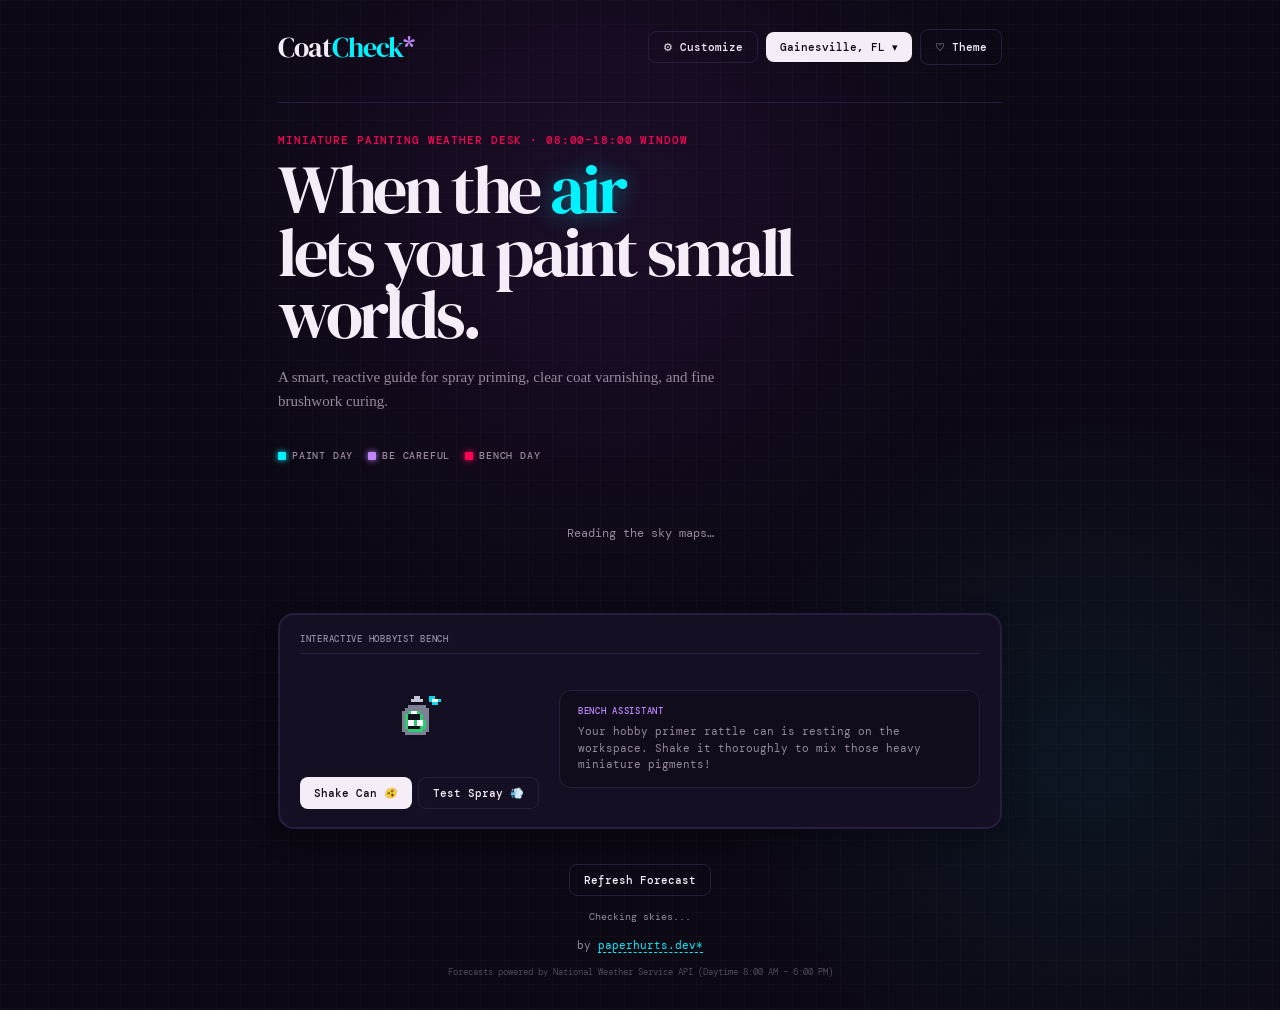
<file: index.html>
<!DOCTYPE html>
<html lang="en">
<head>
<meta charset="UTF-8">
<meta name="viewport" content="width=device-width, initial-scale=1, viewport-fit=cover">
<title>CoatCheck*</title>

<!-- Progressive Web App Tags -->
<meta name="apple-mobile-web-app-capable" content="yes">
<meta name="mobile-web-app-capable" content="yes">
<meta name="apple-mobile-web-app-status-bar-style" content="black-translucent">
<meta name="apple-mobile-web-app-title" content="CoatCheck*">
<link rel="apple-touch-icon" href="icon-180.png">
<!-- themes.js sets href to the chosen companion's manifest. Leave it out here: Chromium can fetch a
     default manifest before the script runs and keep it for the page's life, installing the wrong icon. -->
<link rel="manifest">
<meta name="theme-color" content="#0c0814">

<link rel="preconnect" href="https://fonts.googleapis.com">
<link href="https://fonts.googleapis.com/css2?family=DM+Mono:wght@400;500&family=DM+Serif+Display:ital@0;1&display=swap" rel="stylesheet">

<style>
  :root {
    --primer: #0c0814;
    --panel: #140f22;
    --ink: #f5edf7;
    --faint: #988a9e;
    --border: #281d3f;
    --cutting-mat: rgba(244, 237, 244, 0.02);
    
    --good: #00f2fe;
    --good-bg: rgba(0, 242, 254, 0.05);
    --good-glow: rgba(0, 242, 254, 0.25);
    
    --meh: #bf86ff;
    --meh-bg: rgba(191, 134, 255, 0.05);
    --meh-glow: rgba(191, 134, 255, 0.2);
    
    --skip: #ff0055;
    --skip-bg: rgba(255, 0, 85, 0.05);
    --skip-glow: rgba(255, 0, 85, 0.2);
    
    --hot: #ff9f43;
    --cold: #00d9eb;
  }
  
  * {
    box-sizing: border-box;
    margin: 0;
    padding: 0;
  }
  
  html {
    -webkit-text-size-adjust: 100%;
    scrollbar-color: var(--border) var(--primer);
  }
  
  body {
    background-color: var(--primer);
    color: var(--ink);
    font-family: "DM Mono", ui-monospace, monospace;
    padding: calc(env(safe-area-inset-top) + 20px) 18px calc(env(safe-area-inset-bottom) + 30px);
    max-width: 760px;
    margin: 0 auto;
    min-height: 100vh;
    background-image: 
      linear-gradient(var(--cutting-mat) 1px, transparent 1px),
      linear-gradient(90deg, var(--cutting-mat) 1px, transparent 1px),
      radial-gradient(circle at 47% 20%, rgba(85, 32, 111, 0.22), transparent 40%),
      radial-gradient(circle at 85% 75%, color-mix(in srgb, var(--good) 6%, transparent), transparent 28%);
    background-size: 24px 24px, 24px 24px, auto, auto;
    overflow-x: hidden;
  }
  
  .label {
    text-transform: uppercase;
    letter-spacing: .08em;
    font-size: 10px;
    font-weight: 500;
  }
  
  header {
    display: flex;
    flex-wrap: wrap;
    gap: 12px;
    align-items: center;
    justify-content: space-between;
    padding: 8px 0 36px;
    border-bottom: 1px solid var(--border);
    margin-bottom: 30px;
  }
  
  header h1 {
    font-family: "DM Serif Display", Georgia, serif;
    font-weight: 400;
    font-size: 28px;
    letter-spacing: -.03em;
    cursor: pointer;
  }
  
  header h1 span {
    color: var(--good);
  }
  
  header h1 .asterisk {
    display: inline-block;
    color: var(--meh);
    transition: transform 0.6s ease;
  }
  
  header h1:hover .asterisk {
    transform: rotate(180deg);
  }
  
  .header-actions {
    display: flex;
    flex-wrap: wrap;
    gap: 8px;
    align-items: center;
  }
  
  .btn {
    background: #f5edf7;
    color: var(--primer);
    border: none;
    border-radius: 8px;
    font-family: inherit;
    font-size: 11px;
    font-weight: 500;
    padding: 8px 14px;
    cursor: pointer;
    transition: all 0.2s cubic-bezier(0.16, 1, 0.3, 1);
    display: inline-flex;
    align-items: center;
    gap: 6px;
  }
  
  .btn:hover {
    transform: translateY(-1px);
    box-shadow: 0 4px 12px rgba(245, 237, 247, 0.2);
  }
  
  .btn:active {
    transform: translateY(0);
  }
  
  .btn.secondary {
    background: transparent;
    color: var(--ink);
    border: 1px solid var(--border);
  }
  
  .btn.secondary:hover {
    background: rgba(245, 237, 247, 0.05);
    border-color: var(--ink);
    box-shadow: none;
  }
  
  /* Location and Settings Drawer on-page */
  .drawer {
    background: var(--panel);
    border: 2px solid var(--border);
    border-radius: 16px;
    padding: 20px;
    margin-bottom: 25px;
    box-shadow: 0 10px 30px rgba(0, 0, 0, 0.4);
    animation: slideDown .3s cubic-bezier(0.16, 1, 0.3, 1) both;
  }
  
  @keyframes slideDown {
    from { opacity: 0; transform: translateY(-8px); }
    to { opacity: 1; transform: none; }
  }
  
  .drawer.hidden {
    display: none;
  }
  
  .drawer h3 {
    font-family: "DM Serif Display", Georgia, serif;
    font-size: 18px;
    margin-bottom: 15px;
    font-weight: 400;
  }
  
  .input-row {
    display: grid;
    grid-template-columns: 1fr 1fr;
    gap: 10px;
    margin-bottom: 12px;
  }
  
  input[type="text"], input[type="number"] {
    background: rgba(0,0,0,0.3);
    border: 1px solid var(--border);
    border-radius: 6px;
    color: var(--ink);
    font-family: inherit;
    font-size: 12px;
    padding: 10px;
    outline: none;
    width: 100%;
  }
  
  input:focus {
    border-color: var(--good);
  }
  
  .divider {
    text-align: center;
    font-size: 10px;
    color: var(--faint);
    margin: 10px 0;
    position: relative;
  }
  
  .divider::before, .divider::after {
    content: '';
    position: absolute;
    top: 50%;
    width: 35%;
    height: 1px;
    background: var(--border);
  }
  
  .divider::before { left: 0; }
  .divider::after { right: 0; }
  
  /* Settings sliders */
  .setting-item {
    margin-bottom: 16px;
  }
  
  .setting-label-row {
    display: flex;
    justify-content: space-between;
    font-size: 11px;
    margin-bottom: 6px;
  }
  
  .setting-label-row span {
    font-weight: bold;
    color: var(--good);
  }
  
  input[type="range"] {
    -webkit-appearance: none;
    width: 100%;
    height: 6px;
    border-radius: 3px;
    background: var(--border);
    outline: none;
  }
  
  input[type="range"]::-webkit-slider-thumb {
    -webkit-appearance: none;
    appearance: none;
    width: 16px;
    height: 16px;
    border-radius: 50%;
    background: var(--good);
    cursor: pointer;
    box-shadow: 0 0 6px var(--good);
  }
  
  .intro {
    max-width: 640px;
    margin: 0 0 35px;
  }
  
  .eyebrow {
    font-size: 11px;
    color: var(--skip);
    margin-bottom: 12px;
  }
  
  .intro h2 {
    font-family: "DM Serif Display", Georgia, serif;
    font-size: clamp(38px, 7.5vw, 68px);
    line-height: .92;
    font-weight: 400;
    letter-spacing: -.05em;
  }
  
  .intro h2 em {
    color: var(--good);
    font-style: normal;
    text-shadow: 0 0 25px color-mix(in srgb, var(--good) 40%, transparent);
  }
  
  .intro p {
    color: var(--faint);
    font-family: Georgia, serif;
    font-size: 15px;
    line-height: 1.6;
    max-width: 500px;
    margin-top: 18px;
  }
  
  .legend {
    font-size: 10px;
    color: var(--faint);
    margin: 0 0 20px;
    line-height: 1.6;
    display: flex;
    flex-wrap: wrap;
    gap: 15px;
    align-items: center;
  }
  
  .legend-item {
    display: inline-flex;
    align-items: center;
    gap: 6px;
  }
  
  .legend-dot {
    display: inline-block;
    width: 8px;
    height: 8px;
    border-radius: 1px;
  }
  
  /* Weather Days Section */
  .chip {
    background: var(--panel);
    border: 2px solid var(--border);
    border-radius: 16px;
    margin-bottom: 15px;
    overflow: hidden;
    box-shadow: 0 8px 24px rgba(0,0,0,0.25);
    transition: all 0.3s cubic-bezier(0.16, 1, 0.3, 1);
    cursor: pointer;
    position: relative;
  }
  
  .chip:hover {
    transform: translateY(-2px);
  }
  
  .chip.good { border-color: color-mix(in srgb, var(--good) 20%, transparent); }
  .chip.meh { border-color: color-mix(in srgb, var(--meh) 25%, transparent); }
  .chip.skip { border-color: color-mix(in srgb, var(--skip) 20%, transparent); }
  
  .chip.good:hover {
    border-color: var(--good);
    box-shadow: 0 0 22px var(--good-glow);
  }
  
  .chip.meh:hover {
    border-color: var(--meh);
    box-shadow: 0 0 22px var(--meh-glow);
  }
  
  .chip.skip:hover {
    border-color: var(--skip);
    box-shadow: 0 0 22px var(--skip-glow);
  }
  
  /* Hold active borders when expanded */
  .chip.expanded.good { border-color: var(--good); box-shadow: 0 0 14px var(--good-glow); }
  .chip.expanded.meh { border-color: var(--meh); box-shadow: 0 0 14px var(--meh-glow); }
  .chip.expanded.skip { border-color: var(--skip); box-shadow: 0 0 14px var(--skip-glow); }
  
  .swatch {
    min-height: 96px;
    display: flex;
    align-items: center;
    justify-content: space-between;
    padding: 16px 20px;
    background: linear-gradient(105deg, rgba(255, 255, 255, 0.035), transparent);
    border-bottom: 1px solid var(--border);
  }
  
  .swatch .name {
    font-family: "DM Serif Display", Georgia, serif;
    font-weight: 400;
    font-size: 26px;
    letter-spacing: -.02em;
    margin-top: 4px;
    transition: color 0.3s ease;
  }
  
  .good .swatch .name { color: var(--good); }
  .meh .swatch .name { color: var(--meh); }
  .skip .swatch .name { color: var(--skip); }
  
  .swatch .code {
    font-size: 9px;
    opacity: .65;
    font-variant-numeric: tabular-nums;
  }
  
  .chip .body {
    padding: 14px 20px 18px;
  }
  
  .dayline {
    display: flex;
    justify-content: space-between;
    align-items: baseline;
    margin-bottom: 14px;
  }
  
  .dayline .day {
    font-family: Georgia, serif;
    font-size: 17px;
  }
  
  .dayline .day .date-sub {
    font-family: "DM Mono", ui-monospace, monospace;
    font-size: 11px;
    color: var(--faint);
    margin-left: 6px;
  }
  
  .dayline .temps {
    font-variant-numeric: tabular-nums;
    font-size: 18px;
  }
  
  .dayline .temps b {
    font-weight: 700;
  }
  
  .dayline .temps .temp-sep {
    color: var(--border);
    margin: 0 2px;
  }
  
  .dayline .temps .low {
    color: var(--faint);
  }
  
  .stats {
    display: grid;
    grid-template-columns: 1fr 1fr 1fr;
    gap: 12px;
  }
  
  .stat {
    border-top: 1px solid var(--border);
    padding-top: 8px;
  }
  
  .stat .k {
    font-size: 9px;
    color: var(--faint);
    margin-bottom: 4px;
  }
  
  .stat .v {
    font-size: 15px;
    font-variant-numeric: tabular-nums;
    font-weight: 500;
  }
  
  .stat .v small {
    font-weight: 400;
    color: var(--faint);
    font-size: 11px;
    margin-left: 2px;
  }
  
  .good .verdict-text { color: var(--good); }
  .meh .verdict-text { color: var(--meh); }
  .skip .verdict-text { color: var(--skip); }

  /* Today's card: forecast for the hour we are in */
  .now-band {
    display: flex;
    flex-direction: column;
    gap: 10px;
    padding: 14px 20px 16px;
    border-bottom: 1px solid var(--border);
    background: rgba(0, 0, 0, 0.18);
  }

  .now-head {
    display: flex;
    align-items: center;
    gap: 8px;
    font-size: 9px;
    color: var(--faint);
  }

  .now-pulse {
    width: 7px;
    height: 7px;
    border-radius: 50%;
    background: var(--good);
  }

  .now-row {
    display: grid;
    grid-template-columns: 1fr 1fr 1fr;
    gap: 12px;
    align-items: baseline;
  }

  .now-read {
    font-size: 30px;
    font-weight: 500;
    line-height: 1;
    font-variant-numeric: tabular-nums;
    white-space: nowrap;
  }

  .now-read small {
    font-size: 11px;
    font-weight: 400;
    color: var(--faint);
    margin-left: 3px;
  }

  .now-call {
    display: flex;
    align-items: center;
    gap: 7px;
    font-size: 15px;
    font-weight: 500;
  }

  .now-call i {
    flex: none;
    width: 8px;
    height: 8px;
    border-radius: 2px;
    background: currentColor;
  }

  .now-call.good { color: var(--good); }
  .now-call.meh { color: var(--meh); }
  .now-call.skip { color: var(--skip); }

  /* Today's card once the 8 AM – 6 PM window is over: nothing to grade, nothing to expand */
  .chip.closed { cursor: default; }
  .chip.closed:hover { transform: none; }
  .closed .swatch .name { color: var(--faint); }

  .closed-note {
    border-top: 1px solid var(--border);
    padding-top: 10px;
    font-size: 12px;
    line-height: 1.6;
    color: var(--faint);
  }
  
  /* Multi-color Pixel Art SVG Sprites */
  .sprite-container {
    display: flex;
    align-items: center;
    justify-content: center;
    width: 64px;
    height: 64px;
    border-radius: 8px;
    background: rgba(0,0,0,0.15);
    border: 1px solid var(--border);
    transition: transform 0.3s cubic-bezier(0.175, 0.885, 0.32, 1.275);
  }
  
  .chip:hover .sprite-container {
    transform: scale(1.1) rotate(2deg);
  }
  
  .pixel-sprite {
    display: block;
    width: 48px;
    height: 48px;
    filter: drop-shadow(0 0 6px var(--glow-col));
  }
  
  .sprite-container.good .pixel-sprite { --glow-col: color-mix(in srgb, var(--good) 25%, transparent); }
  .sprite-container.meh .pixel-sprite { --glow-col: color-mix(in srgb, var(--meh) 20%, transparent); }
  .sprite-container.skip .pixel-sprite { --glow-col: color-mix(in srgb, var(--skip) 20%, transparent); }
  
  /* Bouncing sprite animation on hover */
  @keyframes bounce {
    0%, 100% { transform: translateY(0); }
    50% { transform: translateY(-4px); }
  }
  .chip:hover .pixel-sprite {
    animation: bounce 0.6s infinite ease-in-out;
  }
  
  /* Hourly Expanded Panel styles */
  .hourly-panel {
    border-top: 1px solid var(--border);
    padding: 18px 20px 20px;
    background: rgba(0, 0, 0, 0.15);
    animation: slideDown .25s ease both;
  }
  
  .hourly-panel.hidden {
    display: none;
  }
  
  .hourly-header {
    font-size: 9px;
    color: var(--faint);
    margin-bottom: 12px;
  }
  
  .hourly-timeline {
    display: grid;
    grid-template-columns: repeat(11, minmax(0, 1fr));
    gap: 4px;
    margin-bottom: 15px;
  }

  .hour-block {
    min-width: 0;
    display: flex;
    flex-direction: column;
    align-items: center;
    padding: 8px 2px;
    border-radius: 4px;
    background: rgba(255, 255, 255, 0.02);
    border: 1px solid var(--border);
    cursor: pointer;
    transition: all 0.2s ease;
  }
  
  .hour-block:hover {
    transform: translateY(-2px);
    background: rgba(255, 255, 255, 0.05);
  }
  
  .hour-block.active {
    background: rgba(255,255,255,0.08);
    transform: translateY(-2px);
  }
  
  .hour-block.good.active { border-color: var(--good); box-shadow: 0 0 8px color-mix(in srgb, var(--good) 40%, transparent); }
  .hour-block.meh.active { border-color: var(--meh); box-shadow: 0 0 8px color-mix(in srgb, var(--meh) 40%, transparent); }
  .hour-block.skip.active { border-color: var(--skip); box-shadow: 0 0 8px color-mix(in srgb, var(--skip) 40%, transparent); }
  
  .hour-num {
    font-size: 10px;
    color: var(--faint);
    margin-bottom: 6px;
  }
  
  .hour-block.active .hour-num {
    color: var(--ink);
    font-weight: bold;
  }
  
  .hour-dot {
    width: 6px;
    height: 6px;
    border-radius: 50%;
  }
  
  .hour-block.good .hour-dot { background: var(--good); box-shadow: 0 0 4px var(--good); }
  .hour-block.meh .hour-dot { background: var(--meh); box-shadow: 0 0 4px var(--meh); }
  .hour-block.skip .hour-dot { background: var(--skip); box-shadow: 0 0 4px var(--skip); }
  
  .hourly-inspection {
    background: rgba(0,0,0,0.2);
    border: 1px solid var(--border);
    border-radius: 10px;
    padding: 12px 16px;
    animation: fadeIn .2s ease;
  }
  
  @keyframes fadeIn {
    from { opacity: 0; }
    to { opacity: 1; }
  }
  
  .inspect-time {
    font-size: 9px;
    color: var(--faint);
    margin-bottom: 6px;
  }
  
  .inspect-row {
    display: flex;
    gap: 15px;
    font-size: 12px;
    margin-bottom: 10px;
    flex-wrap: wrap;
  }
  
  .inspect-pill {
    background: rgba(255, 255, 255, 0.03);
    border: 1px solid var(--border);
    padding: 4px 8px;
    border-radius: 4px;
    font-variant-numeric: tabular-nums;
  }
  
  .inspect-pill strong {
    color: var(--ink);
  }
  
  .advice-box {
    border-left: 2px solid var(--border);
    padding-left: 12px;
    margin-top: 8px;
  }
  
  .advice-box.good { border-color: var(--good); }
  .advice-box.meh { border-color: var(--meh); }
  .advice-box.skip { border-color: var(--skip); }
  .advice-box.hot { border-color: var(--hot); }
  .advice-box.cold { border-color: var(--cold); }
  
  .advice-title {
    font-size: 10px;
    font-weight: bold;
    margin-bottom: 4px;
  }
  
  .advice-box.good .advice-title { color: var(--good); }
  .advice-box.meh .advice-title { color: var(--meh); }
  .advice-box.skip .advice-title { color: var(--skip); }
  .advice-box.hot .advice-title { color: var(--hot); }
  .advice-box.cold .advice-title { color: var(--cold); }
  
  .advice-text {
    font-size: 11px;
    line-height: 1.5;
    color: var(--faint);
  }
  
  /* Mini Painter's Station Bench widget */
  .paint-station {
    background: var(--panel);
    border: 2px solid var(--border);
    border-radius: 16px;
    padding: 18px 20px;
    margin-top: 30px;
    box-shadow: 0 10px 25px rgba(0,0,0,0.3);
  }
  
  .station-header {
    font-size: 9px;
    color: var(--faint);
    border-bottom: 1px solid var(--border);
    padding-bottom: 8px;
    margin-bottom: 15px;
  }
  
  .station-body {
    display: flex;
    gap: 20px;
    align-items: center;
    flex-direction: column;
  }
  
  @media (min-width: 580px) {
    .station-body {
      flex-direction: row;
    }
  }
  
  .spray-can-interactive {
    display: flex;
    flex-direction: column;
    align-items: center;
    gap: 12px;
    min-width: 140px;
  }
  
  /* Shake animation */
  @keyframes extreme-shake {
    0% { transform: translate(1px, 1px) rotate(0deg); }
    10% { transform: translate(-2px, -3px) rotate(-2deg); }
    20% { transform: translate(-4px, 0px) rotate(2deg); }
    30% { transform: translate(0px, 4px) rotate(-1deg); }
    40% { transform: translate(2px, -1px) rotate(3deg); }
    50% { transform: translate(-1px, 3px) rotate(-3deg); }
    60% { transform: translate(-4px, 1px) rotate(1deg); }
    70% { transform: translate(3px, 2px) rotate(-2deg); }
    80% { transform: translate(-1px, -2px) rotate(2deg); }
    90% { transform: translate(2px, 3px) rotate(-1deg); }
    100% { transform: translate(1px, -2px) rotate(0deg); }
  }
  
  .spray-can-interactive.shaking #can-sprite-holder {
    animation: extreme-shake 0.1s infinite;
  }
  
  .can-controls {
    display: flex;
    gap: 6px;
  }
  
  .wet-palette-tip {
    flex: 1;
    background: rgba(0,0,0,0.2);
    border: 1px solid var(--border);
    border-radius: 12px;
    padding: 14px 18px;
    min-height: 90px;
    display: flex;
    flex-direction: column;
    justify-content: center;
  }
  
  .bench-note-title {
    font-size: 9px;
    color: var(--meh);
    margin-bottom: 6px;
  }
  
  .wet-palette-tip p {
    font-size: 11px;
    line-height: 1.5;
    color: var(--faint);
  }
  
  /* Splatter particles */
  .splatter {
    position: absolute;
    border-radius: 1px;
    background: var(--color);
    pointer-events: none;
    z-index: 9999;
    animation: paint-fly 0.5s cubic-bezier(0.1, 0.8, 0.25, 1) forwards;
  }
  
  @keyframes paint-fly {
    0% {
      transform: translate(0, 0) scale(1) rotate(0deg);
      opacity: 1;
    }
    100% {
      transform: translate(var(--tx), var(--ty)) scale(0) rotate(180deg);
      opacity: 0;
    }
  }
  
  footer {
    margin-top: 35px;
    text-align: center;
    font-size: 10px;
    color: var(--faint);
    line-height: 1.8;
  }
  
  #status {
    font-size: 12px;
    color: var(--faint);
    text-align: center;
    padding: 40px 10px;
    line-height: 1.6;
  }
  
  .live-badge {
    background: color-mix(in srgb, var(--good) 12%, transparent);
    color: var(--good);
    padding: 2px 6px;
    border-radius: 4px;
    font-weight: bold;
    font-size: 8px;
    border: 1px solid color-mix(in srgb, var(--good) 20%, transparent);
  }
  
  .warning-badge {
    background: color-mix(in srgb, var(--meh) 12%, transparent);
    color: var(--meh);
    padding: 2px 6px;
    border-radius: 4px;
    font-weight: bold;
    font-size: 8px;
    border: 1px solid color-mix(in srgb, var(--meh) 20%, transparent);
  }
  
  @media (prefers-reduced-motion: no-preference) {
    .chip {
      animation: settle .35s cubic-bezier(0.16, 1, 0.3, 1) both;
    }
    .now-pulse {
      animation: now-pulse 2.4s ease-out infinite;
    }
    @keyframes now-pulse {
      from { box-shadow: 0 0 0 0 color-mix(in srgb, var(--good) 55%, transparent); }
      to { box-shadow: 0 0 0 9px transparent; }
    }
    @keyframes settle {
      from { opacity: 0; transform: translateY(8px); }
      to { opacity: 1; transform: none; }
    }
  }
</style>
<link rel="stylesheet" href="themes.css">
<script src="themes.js"></script>
</head>
<body>

<header>
  <h1 onclick="load()">Coat<span>Check</span><span class="asterisk">*</span></h1>
  <div class="header-actions">
    <button id="btn-toggle-settings" class="btn secondary" aria-label="Calibration Settings">⚙ Customize</button>
    <button id="loc" class="btn" aria-label="Change location">Gainesville, FL ▾</button>
  </div>
</header>

<!-- Collapsible Location Selector Drawer -->
<div id="location-drawer" class="drawer hidden">
  <h3>Select Your sky</h3>
  <div class="location-options">
    <button id="btn-geolocation" class="btn" style="width:100%; justify-content:center;">☉ Use My Current Location</button>
    <div class="divider">or enter coordinates</div>
    <div class="input-row">
      <div>
        <label class="label" style="display:block; margin-bottom:4px; font-size:8px;">Latitude</label>
        <input type="number" id="input-lat" placeholder="29.6516" step="0.0001">
      </div>
      <div>
        <label class="label" style="display:block; margin-bottom:4px; font-size:8px;">Longitude</label>
        <input type="number" id="input-lon" placeholder="-82.3248" step="0.0001">
      </div>
    </div>
    <div style="margin-bottom:15px;">
      <label class="label" style="display:block; margin-bottom:4px; font-size:8px;">Location Name</label>
      <input type="text" id="input-name" placeholder="Gainesville, FL">
    </div>
    <div style="display:flex; gap:10px; justify-content:flex-end;">
      <button id="btn-close-location" class="btn secondary">Cancel</button>
      <button id="btn-save-location" class="btn">Apply sky</button>
    </div>
  </div>
</div>

<!-- Collapsible Calibration Settings Drawer -->
<div id="settings-drawer" class="drawer hidden">
  <h3>Paint Calibration Settings</h3>
  <p style="font-size:11px; color:var(--faint); margin-bottom:18px; line-height:1.5;">
    Customize weather limits to match your tolerance. Changes will recalculate the entire dashboard in real-time!
  </p>
  
  <div class="setting-item">
    <div class="setting-label-row">
      <label class="label">Minimum Safe Temp</label>
      <span><span id="val-tempMin">50</span>°F</span>
    </div>
    <input type="range" id="slider-tempMin" min="30" max="65" value="50">
  </div>
  
  <div class="setting-item">
    <div class="setting-label-row">
      <label class="label">Maximum Safe Temp</label>
      <span><span id="val-tempMax">90</span>°F</span>
    </div>
    <input type="range" id="slider-tempMax" min="75" max="105" value="90">
  </div>
  
  <div class="setting-item">
    <div class="setting-label-row">
      <label class="label">Maximum Humidity</label>
      <span><span id="val-rhMax">70</span>%</span>
    </div>
    <input type="range" id="slider-rhMax" min="50" max="90" value="70">
  </div>
  
  <div class="setting-item">
    <div class="setting-label-row">
      <label class="label">Max Rain Probability</label>
      <span><span id="val-rainMax">20</span>%</span>
    </div>
    <input type="range" id="slider-rainMax" min="0" max="45" value="20">
  </div>
  
  <div style="display:flex; gap:10px; justify-content:space-between; align-items:center; margin-top:20px; border-top:1px solid var(--border); padding-top:15px;">
    <button id="btn-reset-settings" class="btn secondary" style="font-size:10px; padding:6px 10px;">Reset to Defaults</button>
    <button id="btn-close-settings" class="btn">Done</button>
  </div>
</div>

<section class="intro">
  <div class="eyebrow label">Miniature Painting weather desk · 08:00–18:00 window</div>
  <h2>When the <em>air</em><br>lets you paint small worlds.</h2>
  <p>A smart, reactive guide for spray priming, clear coat varnishing, and fine brushwork curing.</p>
</section>

<div class="legend label">
  <span class="legend-item"><i class="legend-dot" style="background:var(--good); box-shadow: 0 0 6px var(--good);"></i>Paint Day</span>
  <span class="legend-item"><i class="legend-dot" style="background:var(--meh); box-shadow: 0 0 6px var(--meh);"></i>Be Careful</span>
  <span class="legend-item"><i class="legend-dot" style="background:var(--skip); box-shadow: 0 0 6px var(--skip);"></i>Bench Day</span>
</div>

<div id="days"></div>
<div id="status">Checking the sky…</div>

<!-- Interactive Hobby Station Widget -->
<section class="paint-station">
  <div class="station-header label">Interactive Hobbyist bench</div>
  <div class="station-body">
    <div class="spray-can-interactive" id="interactive-spray-can">
      <div id="can-sprite-holder" data-weather-sprite="bench" style="width: 96px; height: 96px; display:flex; align-items:center; justify-content:center;"></div>
      <div class="can-controls">
        <button id="btn-shake" class="btn primary">Shake Can 🫨</button>
        <button id="btn-spray" class="btn secondary">Test Spray 💨</button>
      </div>
    </div>
    <div class="wet-palette-tip">
      <div class="bench-note-title label">Bench Assistant</div>
      <p id="bench-status-text">Your hobby primer rattle can is resting on the workspace. Shake it thoroughly to mix those heavy miniature pigments!</p>
    </div>
  </div>
</section>

<footer>
  <button id="refresh" class="btn secondary" style="margin-bottom:12px;">Refresh Forecast</button>
  <div id="updated">Checking skies...</div>
  <div style="font-size:11px; margin-top:10px;">
    by <a href="https://paperhurts.dev/" style="color:var(--good); text-decoration:none; border-bottom:1px dashed var(--good);" target="_blank" rel="noopener">paperhurts.dev*</a>
  </div>
  <div style="font-size:9px; opacity:.5; margin-top:8px;">Forecasts powered by National Weather Service API (Daytime 8:00 AM – 6:00 PM)</div>
</footer>

<script>
const LS = window.localStorage;
const DEFAULT_LOC = {lat: 29.6516, lon: -82.3248, name: "Gainesville, FL"};
const NAMES = {
  good: ["Perfect Prime", "Clean Basecoat", "Glass Finish", "Crisp Edge", "Brush Ready", "Golden Cure"],
  meh:  ["Tacky Finish Warning", "Proceed with Caution", "High Dry-Tip Hazard", "Thin Coats Only", "Slight Moisture", "Watch the Horizon"],
  skip: ["Frosting Danger", "Wash Out!", "Primer Orange-Peel", "Bench Painting Only", "Close the Lid", "Wet Paint Clogging"],
  closed: ["Brushes Down"]
};

// Color palettes for cute pixel sprites
const PALETTE = {
  '.': 'transparent',
  'k': '#140f1f', // thick outlines
  'w': '#ffffff', // base white
  's': '#7b8094', // cool steel gray
  'l': '#c2c6d6', // shiny metal highlight
  'y': '#ffcc00', // gold yellow
  'o': '#e67e22', // wood handle brown
  'r': '#ff0055', // blood pink / red
  'p': '#9b59b6', // warlock purple
  'b': '#00d9eb', // crystal cyan
  'g': '#2ecc71', // greenskin green
  'c': '#ff7aa2', // cute rosy cheek pink
  'u': '#2980b9'  // shadow blue
};

// 16x16 Pixel Art Sprite Database
const SPRITES = {
  perfect: [
    "......kk........",
    "....kkllkk.bb...",
    "....kllllk.bwwb.",
    "....kkkkkk..bb..",
    "...kssssssk.....",
    "..kssssssssk....",
    ".kssgwwgsssk....",
    ".ksgkkkkgssk....",
    ".ksgkkkkgssk....",
    ".ksgwwgwwgsk....",
    ".ksgwwgwwgsk....",
    ".ksgkkkkggsk....",
    ".kssgggggssk....",
    "..ksssssssk.....",
    "...kkkkkkk......",
    "................"
  ],
  good: [
    ".....kkkk.......",
    ".....kwwk.......",
    "....kwwwwk......",
    "....kkkkkk..kk..",
    "...kssssssk.ksk.",
    "..ksssssssskksk.",
    ".kssppwwppskksk.",
    ".ksppkkkppskkok.",
    ".ksppkkkppskkok.",
    ".ksppwwrwppskkk.",
    ".ksppwwrwppskbb.",
    ".kssppppppskbbb.",
    ".kssssssssskbb..",
    "..ksssssssk.k...",
    "...kkkkkkk......",
    "................"
  ],
  cloudy: [
    "......kkkk......",
    "....kkwwwwkk....",
    "...kwwwwwwwwkk..",
    "..kwwwwwwwwwwwwk",
    ".kwwwkwwkwwkwwwk",
    ".kwwkkkkkkkkwwwk",
    ".kwwkwwkwwkwwwwk",
    ".kwwkwwwwwkwwwwk",
    "..kwwwwwwwwwwwwk",
    "...kkkkkkkkkkkk.",
    ".....koook......",
    ".....ksssk......",
    ".....ksssk......",
    ".....kbbbk......",
    "......kbbk......",
    ".......kk......."
  ],
  humid: [
    ".....kkkk.......",
    ".....kwwk.......",
    "....kwwwwk......",
    "....kkkkkk......",
    "...kssssssk.....",
    "..kssssssssk.bb.",
    ".kssyywwyysskbb.",
    ".ksyykkkyysskbb.",
    ".ksyykkkyyssk...",
    ".ksyywwrwysk.bb.",
    ".ksyywwwyysk.bb.",
    ".kssyyyyyysk.b..",
    ".kssssssssk.....",
    "..ksssssssk.....",
    "...kkkkkkk......",
    "................"
  ],
  rainy: [
    "....kkkkk.......",
    "..kkwwwwwkk.....",
    ".kwwwwwwwwwk....",
    "kwwwwwwwwwwwk...",
    ".kkkkkkkkkkk....",
    "....b....b......",
    "......b....b....",
    "....kkkkkk......",
    "...ksllsslks....",
    "...kllllllks....",
    "...klkllklks....",
    "...kllllllks....",
    "...ksllsslks....",
    "....kssssk......",
    ".....kkkk.......",
    "................"
  ],
  cold: [
    "....bbbbbbbb....",
    "...bkkkkkkkkb...",
    "..bkoooookooob..",
    ".bkoooookoooobb.",
    "bkoooookoooobbb.",
    "bkkkkkkkkkkkbb..",
    "bkssssssssskbb..",
    "bkssssssssskb...",
    "bkssssssssskb...",
    "bkrrrrrrrrrkb...",
    "bkrrrrrrrrrkb...",
    "bkrrrrrrrrrkb...",
    "..bkkkkkkkbb....",
    "...bbbbbbbb.....",
    "....bbbbbb......",
    "................"
  ],
  hot: [
    "....kkkkkk......",
    "...kssssssk.....",
    "..kskkkkkkssk...",
    "..ksssssssssk...",
    ".kssrrrrrrsssk..",
    ".ksrkkkkkkrssk..",
    "ksrkkkkkkkkrsk..",
    "ksrkwwkkwwkrsk..",
    "ksrkwwkkwwkrsk..",
    "ksrkkkkkkkkrsk..",
    "ksrkrrkkrrkrsk..",
    ".ksrkkkkkkrssk..",
    ".kssrrrrrrsssk..",
    "..ksssssssssk...",
    "...kkkkkkkkk....",
    "................"
  ]
};

// Generates an optimized path-based crisp SVG pixel sprite
function makeSpriteSVG(grid, size = 48) {
  const rows = grid.length;
  const cols = grid[0].length;
  let pathsByColor = {};
  
  for (let r = 0; r < rows; r++) {
    for (let c = 0; c < cols; c++) {
      const char = grid[r][c];
      if (char !== '.' && char !== ' ' && PALETTE[char]) {
        const color = PALETTE[char];
        if (!pathsByColor[color]) {
          pathsByColor[color] = [];
        }
        pathsByColor[color].push(`M${c},${r}h1v1h-1z`);
      }
    }
  }
  
  let pathsHTML = '';
  for (const [color, paths] of Object.entries(pathsByColor)) {
    pathsHTML += `<path d="${paths.join(' ')}" fill="${color}" shape-rendering="crispEdges" />`;
  }
  
  return `<svg xmlns="http://www.w3.org/2000/svg" viewBox="0 0 ${cols} ${rows}" width="${size}" height="${size}" class="pixel-sprite">
    ${pathsHTML}
  </svg>`;
}

function sprite(spriteName, verdict) {
  const grid = SPRITES[spriteName] || SPRITES.good;
  return `<div class="sprite-container ${verdict}" data-weather-sprite="${spriteName}" role="img" aria-label="Cute weather sprite representing ${spriteName}">
    ${makeSpriteSVG(grid, 48)}
  </div>`;
}

// User Settings Manager
function getSettings() {
  return {
    tempMin: parseFloat(LS.getItem("cc_temp_min") || "50"),
    tempMax: parseFloat(LS.getItem("cc_temp_max") || "90"),
    rhMax: parseFloat(LS.getItem("cc_rh_max") || "70"),
    rainMax: parseFloat(LS.getItem("cc_rain_max") || "20"),
    
    // Auto-calculate cautious/meh margins
    tempMinMeh: parseFloat(LS.getItem("cc_temp_min") || "50") - 5,
    tempMaxMeh: parseFloat(LS.getItem("cc_temp_max") || "90") + 5,
    rhMaxMeh: parseFloat(LS.getItem("cc_rh_max") || "70") + 10,
    rainMaxMeh: parseFloat(LS.getItem("cc_rain_max") || "20") + 20
  };
}

function getLoc() {
  try { return JSON.parse(LS.getItem("cc_loc")) || DEFAULT_LOC; }
  catch(e) { return DEFAULT_LOC; }
}

async function fetchJSON(url, tries=3) {
  for (let i = 0; i < tries; i++) {
    try {
      const r = await fetch(url, {headers: {"Accept": "application/geo+json"}});
      if (r.ok) return await r.json();
    } catch(e) {}
    await new Promise(res => setTimeout(res, 600 * (i + 1)));
  }
  throw new Error("NWS unreachable");
}

async function getHourlyURL(loc) {
  const key = `cc_grid_${loc.lat},${loc.lon}`;
  const cached = LS.getItem(key);
  if (cached) return cached;
  const pts = await fetchJSON(`https://api.weather.gov/points/${loc.lat},${loc.lon}`);
  const url = pts.properties.forecastHourly;
  LS.setItem(key, url);
  return url;
}

// Determines if a full day or individual hour is Good, Meh, or Skip based on settings
function verdict(d) {
  const settings = getSettings();
  let idealHours = 0;
  let acceptableHours = 0;
  
  for (const p of d.hourly) {
    const t = p.temperature;
    const rh = p.relativeHumidity?.value ?? 50;
    const rain = p.probabilityOfPrecipitation?.value ?? 0;
    
    // Ideal hourly check (strictly 40-60% humidity within comfortable limits)
    const isTempIdeal = t >= settings.tempMin && t <= settings.tempMax;
    const isRhIdeal = rh >= 40 && rh <= 60;
    const isRainIdeal = rain <= settings.rainMax;
    
    if (isTempIdeal && isRhIdeal && isRainIdeal) {
      idealHours++;
    } else {
      // Acceptable/cautious hourly check (meh limits)
      const isTempMeh = t >= settings.tempMinMeh && t <= settings.tempMaxMeh;
      const isRhMeh = rh <= settings.rhMax;
      const isRainMeh = rain <= settings.rainMaxMeh;
      
      if (isTempMeh && isRhMeh && isRainMeh) {
        acceptableHours++;
      }
    }
  }
  
  // Good: At least 1 hour in the ideal 40-60% humidity priming window
  if (idealHours >= 1) {
    return "good";
  }
  // Meh: No ideal hours, but at least 2 acceptable cautious hours
  if (acceptableHours >= 2) {
    return "meh";
  }
  return "skip";
}

function calculatePeriodVerdict(p, settings) {
  const t = p.temperature;
  const rh = p.relativeHumidity?.value ?? 50;
  const rain = p.probabilityOfPrecipitation?.value ?? 0;

  // Ideal hourly window: 40-60% relative humidity
  const isTempIdeal = t >= settings.tempMin && t <= settings.tempMax;
  const isRhIdeal = rh >= 40 && rh <= 60;
  const isRainIdeal = rain <= settings.rainMax;

  if (isTempIdeal && isRhIdeal && isRainIdeal) {
    return "good";
  }

  // Cautious hourly window
  const isTempMeh = t >= settings.tempMinMeh && t <= settings.tempMaxMeh;
  const isRhMeh = rh <= settings.rhMax;
  const isRainMeh = rain <= settings.rainMaxMeh;

  if (isTempMeh && isRhMeh && isRainMeh) {
    return "meh";
  }

  return "skip";
}

// Maps specific aggregate conditions to specialized cute sprites
function getDaySprite(d) {
  if (d.closed) return "bench";
  if (d.rain > 30) return "rainy";
  if (d.rh > 75) return "humid";
  if (d.hi > 92) return "hot";
  if (d.lo < 48) return "cold";
  if (d.verdict === "good") return "perfect";
  if (d.verdict === "meh") return "cloudy";
  return "good"; // Happy paint pot standing by brush
}

// The forecast period covering this moment, or null when the forecast doesn't reach now (a stale cache)
function currentPeriod(periods, now = Date.now()) {
  return periods.find(p => {
    const start = new Date(p.startTime).getTime();
    const end = p.endTime ? new Date(p.endTime).getTime() : start + 3600000;
    return start <= now && now < end;
  }) || null;
}

// Weather Aggregation for 8:00 AM – 6:00 PM Window
function aggregate(periods) {
  const days = new Map();
  // "Today" is the forecast location's own calendar date, read off the current hour's timestamp
  const todayKey = currentPeriod(periods)?.startTime.slice(0, 10);
  
  for (const p of periods) {
    const dt = new Date(p.startTime);
    const dkey = p.startTime.slice(0, 10);
    
    if (!days.has(dkey)) {
      days.set(dkey, {
        key: dkey,
        date: dt,
        hi: -Infinity,
        lo: Infinity,
        rhs: [],
        rains: [],
        dayHrs: 0,
        hourly: []
      });
    }
    
    const d = days.get(dkey);
    d.hi = Math.max(d.hi, p.temperature);
    d.lo = Math.min(d.lo, p.temperature);
    
    const h = dt.getHours();
    if (h >= 8 && h < 18) { // Prime painting window
      d.dayHrs++;
      if (p.relativeHumidity?.value != null) d.rhs.push(p.relativeHumidity.value);
      if (p.probabilityOfPrecipitation?.value != null) d.rains.push(p.probabilityOfPrecipitation.value);
      d.hourly.push(p);
    }
  }
  
  return [...days.values()]
    .filter(d => d.key === todayKey || d.dayHrs >= 3)
    .map(d => {
      if (d.dayHrs === 0) {
        // Today after 6 PM: no window hours remain, so there is nothing to average or grade
        d.closed = true;
        d.rh = null;
        d.rain = null;
        d.verdict = "closed";
        return d;
      }
      d.rh = d.rhs.length ? Math.round(d.rhs.reduce((a,b)=>a+b)/d.rhs.length) : 50;
      d.rain = d.rains.length ? Math.max(...d.rains) : 0;
      d.verdict = verdict(d);
      return d;
    });
}

// Tailored Miniature Painting Weather Advisory
function getPainterAdvice(t, rh, rain) {
  const settings = getSettings();
  
  if (rain > settings.rainMaxMeh) {
    return {
      title: "🌧️ RAIN OUT!",
      text: "Precipitation risks are high! Rain and moisture will completely wash out acrylic paint and ruin curing. Paint strictly indoors with standard brushwork today.",
      type: "skip"
    };
  }
  if (rh > settings.rhMaxMeh) {
    return {
      title: "🌫️ FROSTING ALERT",
      text: "Extreme humidity! Aerosol spray cans and clear varnishes will trap microscopic water droplets, curing with a cloudy white 'frosting' coat. Stay far away from rattle cans!",
      type: "skip"
    };
  }
  if (t > settings.tempMax) {
    return {
      title: "🥵 DRY-TIP WARNING",
      text: "It is too hot! Acrylic paint will evaporate on your bristles before they touch the miniature, clogging detail. Use a wet palette, thin with drying retarder, or stay in A/C.",
      type: "hot"
    };
  }
  if (t < settings.tempMin) {
    return {
      title: "🥶 SPUTTER HAZARD",
      text: "Chilly air! Aerosol propellants won't gasify evenly, spraying paint in thick drops (orange-peel effect). Warm your spray cans inside warm water before spraying!",
      type: "cold"
    };
  }
  if (rh > settings.rhMax) {
    return {
      title: "⏳ TACKY CURING",
      text: "Sticky humidity. Paint primer will take double the time to dry and may remain tacky. Give models plenty of resting time before handling or applying washes.",
      type: "meh"
    };
  }
  if (t >= 60 && t <= 82 && rh >= 35 && rh <= 62 && rain <= 10) {
    return {
      title: "✨ THE GOLDEN RATIO",
      text: "Flawless painting atmosphere! Primers will atomize perfectly smooth, varnishes will cure 100% crystal-clear, and paints will flow with master-level glide. Spray today!",
      type: "good"
    };
  }
  return {
    title: "👍 GOOD TO PAINT",
    text: "Weather is clean and stable. Priming, airbrushing, and basecoating will perform very nicely. Do a tiny test spray on a sprue just to calibrate your distance!",
    type: "good"
  };
}

function selectHour(dayIndex, hourIndex, updateDOM = true) {
  const lastData = LS.getItem("cc_last");
  if (!lastData) return;
  const { days } = JSON.parse(lastData);
  const day = days[dayIndex];
  if (!day) return;
  const hPeriod = day.hourly[hourIndex];
  if (!hPeriod) return;
  
  const hTime = new Date(hPeriod.startTime);
  const hDisplay = hTime.toLocaleTimeString(undefined, { hour: "numeric", minute: "2-digit" });
  const temp = hPeriod.temperature;
  const rh = hPeriod.relativeHumidity?.value ?? 50;
  const rain = hPeriod.probabilityOfPrecipitation?.value ?? 0;
  
  const advice = getPainterAdvice(temp, rh, rain);
  
  const html = `
    <div class="inspection-stats">
      <div class="inspect-time label">${hDisplay} Forecast Details</div>
      <div class="inspect-row">
        <span class="inspect-pill">Temp: <strong>${temp}°F</strong></span>
        <span class="inspect-pill">Humidity: <strong>${rh}%</strong></span>
        <span class="inspect-pill">Rain: <strong>${rain}%</strong></span>
      </div>
    </div>
    <div class="advice-box ${advice.type}">
      <div class="advice-title label">${advice.title}</div>
      <p class="advice-text">${advice.text}</p>
    </div>
  `;
  
  if (updateDOM) {
    const el = document.getElementById(`inspect-${dayIndex}`);
    if (el) {
      el.innerHTML = html;
      
      const blocks = document.querySelectorAll(`#hourly-${dayIndex} .hour-block`);
      blocks.forEach((b, idx) => {
        if (idx === hourIndex) {
          b.classList.add("active");
        } else {
          b.classList.remove("active");
        }
      });
    }
  } else {
    return html;
  }
}

function toggleHourly(index) {
  const panel = document.getElementById(`hourly-${index}`);
  const card = document.querySelector(`.chip[data-index="${index}"]`);
  if (!panel) return;
  
  const isHidden = panel.classList.contains("hidden");
  
  // Match by element, not position: a closed card has no panel, so positions don't line up with cards
  document.querySelectorAll(".hourly-panel").forEach(p => {
    if (p !== panel) {
      p.classList.add("hidden");
      p.closest(".chip")?.classList.remove("expanded");
    }
  });
  
  if (isHidden) {
    panel.classList.remove("hidden");
    card.classList.add("expanded");
    selectHour(index, 0);
  } else {
    panel.classList.add("hidden");
    card.classList.remove("expanded");
  }
}

function renderNowBand(p) {
  const call = calculatePeriodVerdict(p, getSettings());
  const time = new Date().toLocaleTimeString(undefined, { hour: "numeric", minute: "2-digit" });
  const rh = p.relativeHumidity?.value;
  return `
        <div class="now-band">
          <div class="now-head label"><span class="now-pulse"></span>Right now · ${time}</div>
          <div class="now-row">
            <div class="now-read">${p.temperature}°<small>F</small></div>
            <div class="now-read">${rh ?? "–"}<small>% RH</small></div>
            <div class="now-call ${call}"><i></i>${{good:"Paint now", meh:"Careful", skip:"Hold off"}[call]}</div>
          </div>
        </div>`;
}

function render(days, stale) {
  const el = document.getElementById("days");
  if (!days || days.length === 0) {
    el.innerHTML = `<div class="empty-state" style="text-align:center; padding: 40px; color:var(--faint);">No forecast loaded. Pull or click refresh!</div>`;
    return;
  }
  
  // Current-hour reading for today's card, taken from the forecast already on hand
  let nowPeriod = null;
  try { nowPeriod = currentPeriod(JSON.parse(LS.getItem("cc_raw_periods")) || []); } catch(e) {}
  const nowKey = nowPeriod?.startTime.slice(0, 10);

  el.innerHTML = days.map((d, i) => {
    const spriteName = getDaySprite(d);
    const name = NAMES[d.verdict][i % NAMES[d.verdict].length];
    const dayName = d.date.toLocaleDateString(undefined, { weekday: "long" });
    const dateStr = d.date.toLocaleDateString(undefined, { month: "short", day: "numeric" });
    
    const nowBand = nowPeriod && d.key === nowKey ? renderNowBand(nowPeriod) : "";
    const dayline = `
          <div class="dayline">
            <div class="day"><strong>${dayName}</strong><span class="date-sub">${dateStr}</span></div>
            <div class="temps"><b>${d.hi}°</b><span class="temp-sep">/</span><span class="low">${d.lo}°</span></div>
          </div>`;

    if (d.closed) {
      return `
      <div class="chip closed" data-index="${i}">
        <div class="swatch">
          <div style="flex:1; padding-right:12px;">
            <div class="code label">FIELD LOG · AFTER HOURS</div>
            <div class="name">${name}</div>
          </div>
          ${sprite(spriteName, d.verdict)}
        </div>
        ${nowBand}
        <div class="body">
          ${dayline}
          <div class="closed-note">Today's 8 AM – 6 PM painting window has closed. The next card has tomorrow's outlook.</div>
        </div>
      </div>
    `;
    }

    return `
      <div class="chip ${d.verdict}" data-index="${i}" onclick="toggleHourly(${i})">
        <div class="swatch">
          <div style="flex:1; padding-right:12px;">
            <div class="code label">FIELD LOG · CC-${String(d.rh).padStart(2,"0")}${String(d.rain).padStart(2,"0")}</div>
            <div class="name">${name}</div>
          </div>
          ${sprite(spriteName, d.verdict)}
        </div>
        ${nowBand}
        <div class="body">
          ${dayline}
          <div class="stats">
            <div class="stat">
              <div class="k label">Humidity</div>
              <div class="v">${d.rh ?? "–"}<small>% avg</small></div>
            </div>
            <div class="stat">
              <div class="k label">Rain Probability</div>
              <div class="v">${d.rain ?? "–"}<small>% max</small></div>
            </div>
            <div class="stat">
              <div class="k label">Hobby Verdict</div>
              <div class="v verdict-text">${{good:"Paint Day", meh:"Careful", skip:"Bench Day"}[d.verdict]}</div>
            </div>
          </div>
        </div>
        
        <!-- Detailed Hourly Timelines -->
        <div class="hourly-panel hidden" id="hourly-${i}" onclick="event.stopPropagation()">
          <div class="hourly-header label">Hourly Painting Suitability (8:00 AM – 6:00 PM)</div>
          <div class="hourly-timeline">
            ${d.hourly.map((hPeriod, hpIndex) => {
              const hTime = new Date(hPeriod.startTime).getHours();
              const displayHour = hTime === 12 ? "12" : hTime > 12 ? `${hTime - 12}` : `${hTime}`;
              const hSettings = getSettings();
              const hVerdict = calculatePeriodVerdict(hPeriod, hSettings);
              return `
                <div class="hour-block ${hVerdict}" 
                     data-day="${i}" 
                     data-hour="${hpIndex}" 
                     onclick="selectHour(${i}, ${hpIndex})">
                  <span class="hour-num">${displayHour}</span>
                  <span class="hour-dot"></span>
                </div>
              `;
            }).join("")}
          </div>
          <div class="hourly-inspection" id="inspect-${i}"></div>
        </div>
      </div>
    `;
  }).join("");
  
  // Set default inspector for each day drawer
  days.forEach((d, i) => {
    if (d.hourly && d.hourly.length > 0) {
      selectHour(i, 0, false);
    }
  });

  document.getElementById("status").style.display = "none";
  document.getElementById("updated").innerHTML =
    (stale ? "<span class='warning-badge'>⚠ OFFLINE FORECAST</span> · " : "<span class='live-badge'>● LIVE</span> Updated ") + 
    new Date(stale || Date.now()).toLocaleString();
}

async function load() {
  const loc = getLoc();
  document.getElementById("loc").textContent = loc.name + " ▾";
  document.getElementById("status").style.display = "block";
  document.getElementById("status").textContent = "Reading the sky maps…";
  
  try {
    const url = await getHourlyURL(loc);
    const fc = await fetchJSON(url);
    const periods = fc.properties.periods;
    
    // Cache raw forecast data for sliders recalibration offline
    LS.setItem("cc_raw_periods", JSON.stringify(periods));
    
    const days = aggregate(periods);
    LS.setItem("cc_last", JSON.stringify({t: Date.now(), days}));
    render(days, null);
  } catch(e) {
    console.warn("Forecast fetch failed; attempting local fallback...", e);
    const last = LS.getItem("cc_last");
    if (last) {
      const { t, days } = JSON.parse(last);
      days.forEach(d => d.date = new Date(d.date));
      render(days, t);
    } else {
      document.getElementById("status").textContent =
        "Couldn't fetch weather from National Weather Service. Please check your connectivity and try again!";
    }
  }
}

// Triggers instant UI recalculation on settings updates
function recalculateAndRender() {
  const raw = LS.getItem("cc_raw_periods");
  if (!raw) return;
  try {
    const periods = JSON.parse(raw);
    const days = aggregate(periods);
    const ccLast = LS.getItem("cc_last");
    let t = Date.now();
    if (ccLast) {
      t = JSON.parse(ccLast).t;
    }
    LS.setItem("cc_last", JSON.stringify({t, days}));
    render(days, t);
  } catch(e) {
    console.error("Instant recalibration error", e);
  }
}

// Custom location selector initialization
function initLocationAndSettingsUI() {
  const locBtn = document.getElementById("loc");
  const locDrawer = document.getElementById("location-drawer");
  const settingsBtn = document.getElementById("btn-toggle-settings");
  const settingsDrawer = document.getElementById("settings-drawer");
  
  locBtn.onclick = () => {
    locDrawer.classList.toggle("hidden");
    settingsDrawer.classList.add("hidden");
    const cur = getLoc();
    document.getElementById("input-lat").value = cur.lat;
    document.getElementById("input-lon").value = cur.lon;
    document.getElementById("input-name").value = cur.name;
  };
  
  document.getElementById("btn-close-location").onclick = () => {
    locDrawer.classList.add("hidden");
  };
  
  settingsBtn.onclick = () => {
    settingsDrawer.classList.toggle("hidden");
    locDrawer.classList.add("hidden");
  };
  
  document.getElementById("btn-close-settings").onclick = () => {
    settingsDrawer.classList.add("hidden");
  };
  
  // Save custom location
  document.getElementById("btn-save-location").onclick = () => {
    const lat = parseFloat(document.getElementById("input-lat").value);
    const lon = parseFloat(document.getElementById("input-lon").value);
    const name = document.getElementById("input-name").value.trim() || `${lat}, ${lon}`;
    
    if (isNaN(lat) || isNaN(lon)) {
      alert("Coordinates must be valid decimals.");
      return;
    }
    
    LS.setItem("cc_loc", JSON.stringify({lat, lon, name}));
    locDrawer.classList.add("hidden");
    // Clear grids cache for new location
    LS.removeItem(`cc_grid_${lat},${lon}`);
    load();
  };
  
  // Geolocation API with automatic NWS city reverse-resolving
  document.getElementById("btn-geolocation").onclick = () => {
    const geoBtn = document.getElementById("btn-geolocation");
    geoBtn.textContent = "Scanning GPS satellite... 🛰️";
    
    navigator.geolocation.getCurrentPosition(async (pos) => {
      const lat = parseFloat(pos.coords.latitude.toFixed(4));
      const lon = parseFloat(pos.coords.longitude.toFixed(4));
      document.getElementById("input-lat").value = lat;
      document.getElementById("input-lon").value = lon;
      
      try {
        geoBtn.textContent = "Locating city name... 🗺️";
        const pts = await fetchJSON(`https://api.weather.gov/points/${lat},${lon}`);
        const city = pts.properties.relativeLocation.properties.city;
        const state = pts.properties.relativeLocation.properties.state;
        const name = `${city}, ${state}`;
        
        document.getElementById("input-name").value = name;
        LS.setItem("cc_loc", JSON.stringify({lat, lon, name}));
        locDrawer.classList.add("hidden");
        load();
      } catch (e) {
        const name = `${lat}, ${lon}`;
        document.getElementById("input-name").value = name;
        LS.setItem("cc_loc", JSON.stringify({lat, lon, name}));
        locDrawer.classList.add("hidden");
        load();
      }
    }, (err) => {
      geoBtn.textContent = "GPS Access Denied! ❌";
      setTimeout(() => { geoBtn.textContent = "☉ Use My Current Location"; }, 2500);
      alert("Browser location services are disabled or unavailable.");
    });
  };
  
  // Sliders binding
  const sliders = [
    { key: "cc_temp_min", id: "tempMin", def: "50" },
    { key: "cc_temp_max", id: "tempMax", def: "90" },
    { key: "cc_rh_max", id: "rhMax", def: "70" },
    { key: "cc_rain_max", id: "rainMax", def: "20" }
  ];
  
  sliders.forEach(s => {
    const val = LS.getItem(s.key) || s.def;
    LS.setItem(s.key, val);
    
    const sliderEl = document.getElementById(`slider-${s.id}`);
    const valEl = document.getElementById(`val-${s.id}`);
    
    if (sliderEl && valEl) {
      sliderEl.value = val;
      valEl.textContent = val;
      
      sliderEl.oninput = (e) => {
        valEl.textContent = e.target.value;
        LS.setItem(s.key, e.target.value);
        recalculateAndRender();
      };
    }
  });
  
  // Reset sliders defaults
  document.getElementById("btn-reset-settings").onclick = () => {
    sliders.forEach(s => {
      LS.setItem(s.key, s.def);
      const sliderEl = document.getElementById(`slider-${s.id}`);
      const valEl = document.getElementById(`val-${s.id}`);
      if (sliderEl && valEl) {
        sliderEl.value = s.def;
        valEl.textContent = s.def;
      }
    });
    recalculateAndRender();
  };
}

/* Procedural Rattle Can Synth and Spray Hiss via Web Audio API */
let audioCtx = null;
function initAudio() {
  if (!audioCtx) {
    audioCtx = new (window.AudioContext || window.webkitAudioContext)();
  }
}

// Metallic "Tink/Clack" synth sound
function playRattleSound(duration = 0.08, pitch = 850) {
  initAudio();
  if (audioCtx.state === 'suspended') audioCtx.resume();
  
  const osc = audioCtx.createOscillator();
  const gain = audioCtx.createGain();
  const filter = audioCtx.createBiquadFilter();
  
  osc.type = 'triangle';
  osc.frequency.setValueAtTime(pitch, audioCtx.currentTime);
  osc.frequency.exponentialRampToValueAtTime(pitch / 4, audioCtx.currentTime + duration);
  
  filter.type = 'bandpass';
  filter.frequency.setValueAtTime(pitch * 1.6, audioCtx.currentTime);
  filter.Q.setValueAtTime(12, audioCtx.currentTime); // high Q gives metallic resonance
  
  gain.gain.setValueAtTime(0.18, audioCtx.currentTime);
  gain.gain.exponentialRampToValueAtTime(0.001, audioCtx.currentTime + duration);
  
  osc.connect(filter);
  filter.connect(gain);
  gain.connect(audioCtx.destination);
  
  osc.start();
  osc.stop(audioCtx.currentTime + duration + 0.01);
}

// White-noise bandpass filtered spray sound
function playSpraySound() {
  initAudio();
  if (audioCtx.state === 'suspended') audioCtx.resume();
  
  const duration = 0.8;
  const bufferSize = audioCtx.sampleRate * duration;
  const buffer = audioCtx.createBuffer(1, bufferSize, audioCtx.sampleRate);
  const data = buffer.getChannelData(0);
  
  for (let i = 0; i < bufferSize; i++) {
    data[i] = Math.random() * 2 - 1;
  }
  
  const source = audioCtx.createBufferSource();
  source.buffer = buffer;
  
  const filter = audioCtx.createBiquadFilter();
  filter.type = 'highpass';
  filter.frequency.setValueAtTime(2000, audioCtx.currentTime);
  
  const filter2 = audioCtx.createBiquadFilter();
  filter2.type = 'bandpass';
  filter2.frequency.setValueAtTime(4500, audioCtx.currentTime);
  filter2.Q.setValueAtTime(1.2, audioCtx.currentTime);
  
  const gain = audioCtx.createGain();
  gain.gain.setValueAtTime(0.0, audioCtx.currentTime);
  gain.gain.linearRampToValueAtTime(0.14, audioCtx.currentTime + 0.08); // attack
  gain.gain.exponentialRampToValueAtTime(0.001, audioCtx.currentTime + duration - 0.05); // decay
  
  source.connect(filter);
  filter.connect(filter2);
  filter2.connect(gain);
  gain.connect(audioCtx.destination);
  
  source.start();
}

let shakeInterval = null;
function startShakingEffect() {
  if (shakeInterval) return;
  
  const container = document.getElementById("interactive-spray-can");
  container.classList.add("shaking");
  
  document.getElementById("bench-status-text").textContent = "🫨 CLACK-CLACK-CLACK! Shaking the spray primer can at hyper-speed! Mixing heavy pigment sediment...";
  
  // Play double metallic ball rattle clacks in quick succession
  shakeInterval = setInterval(() => {
    playRattleSound(0.09, 880);
    setTimeout(() => {
      playRattleSound(0.06, 740);
    }, 55 + Math.random() * 30);
  }, 160);
  
  // Stop after 1.5 seconds
  setTimeout(() => {
    stopShakingEffect();
  }, 1500);
}

function stopShakingEffect() {
  if (shakeInterval) {
    clearInterval(shakeInterval);
    shakeInterval = null;
  }
  const container = document.getElementById("interactive-spray-can");
  if (container) container.classList.remove("shaking");
  document.getElementById("bench-status-text").textContent = "✨ Can is perfectly shaken! Aerosol paint particles are 100% mixed. Press 'Test Spray' to blow the nozzle out!";
}

// Fun interactive visual paint splatter
function triggerSprayPaint(event) {
  playSpraySound();
  
  const descriptions = [
    "💨 Pssssshhh! Clean atomized spray mist. Perfect primer coat flatness!",
    "💨 Pssssshhh! Nozzle clear! Air pressure looks very healthy.",
    "💨 Pssssshhh! Spray looks super flat, zero clumps or orange-peel sputters.",
    "💨 Pssssshhh! Test pattern is perfectly even. Ready for tiny miniatures!"
  ];
  document.getElementById("bench-status-text").textContent = descriptions[Math.floor(Math.random() * descriptions.length)];
  
  const btn = document.getElementById("btn-spray");
  const rect = btn.getBoundingClientRect();
  const startX = rect.left + rect.width / 2 + window.scrollX;
  const startY = rect.top + window.scrollY;
  
  // Rich array of citadel / miniature paint themed colors
  const miniatureColors = [
    "#00f2fe", // Warpstone Cyan
    "#bf86ff", // Emperor Purple
    "#ff0055", // Blood for the Blood God Pink-Red
    "#2ecc71", // Greenskin Ork
    "#ff9f43", // Fiery Troll Orange
    "#ffcc00", // Auric Armour Gold
    "#ff7aa2", // Warlock Pink
    "#00a8ff"  // Macragge Blue
  ];
  
  // Spawn 16 flying pixel dots
  for (let i = 0; i < 16; i++) {
    const el = document.createElement("div");
    el.className = "splatter";
    
    const color = miniatureColors[Math.floor(Math.random() * miniatureColors.length)];
    el.style.setProperty("--color", color);
    
    // Begin at nozzle position
    el.style.left = `${startX}px`;
    el.style.top = `${startY}px`;
    
    // Cone vector: travel upwards/outwards
    const angle = -Math.PI / 2 + (Math.random() - 0.5) * 0.9; // cone spread
    const speed = 55 + Math.random() * 85;
    const tx = Math.cos(angle) * speed;
    const ty = Math.sin(angle) * speed;
    
    el.style.setProperty("--tx", `${tx}px`);
    el.style.setProperty("--ty", `${ty}px`);
    
    const dSize = 4 + Math.floor(Math.random() * 8);
    el.style.width = `${dSize}px`;
    el.style.height = `${dSize}px`;
    
    document.body.appendChild(el);
    setTimeout(() => { el.remove(); }, 500);
  }
}

// Bind interactive workstation elements
function initHobbyBench() {
  document.getElementById("can-sprite-holder").innerHTML = makeSpriteSVG(SPRITES.perfect, 80);
  document.getElementById("btn-shake").onclick = startShakingEffect;
  document.getElementById("btn-spray").onclick = triggerSprayPaint;
}

// Page bootstrap
document.addEventListener("DOMContentLoaded", () => {
  initLocationAndSettingsUI();
  initHobbyBench();
  load();
});

// Auto-refresh forecast when bringing PWA back to foreground
document.addEventListener("visibilitychange", () => {
  if (!document.hidden) load();
});
</script>
</body>
</html>
</file>
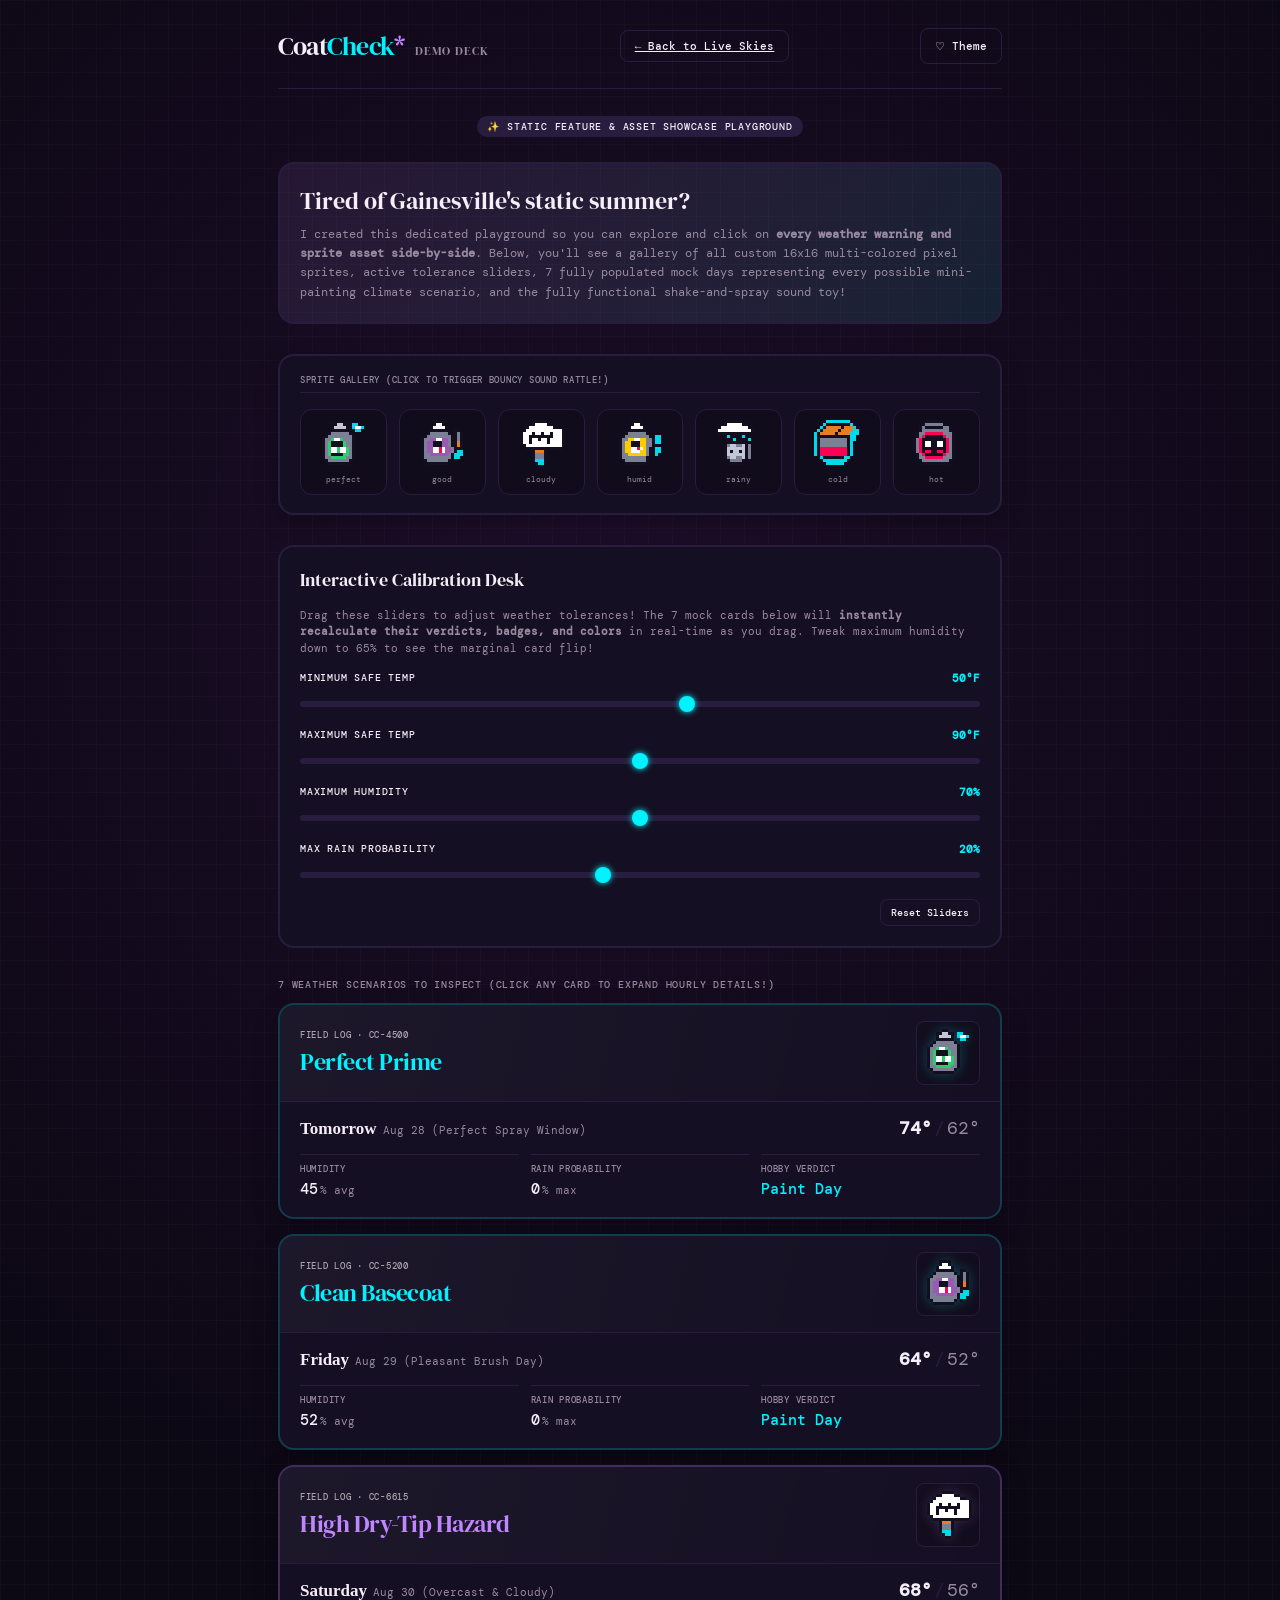
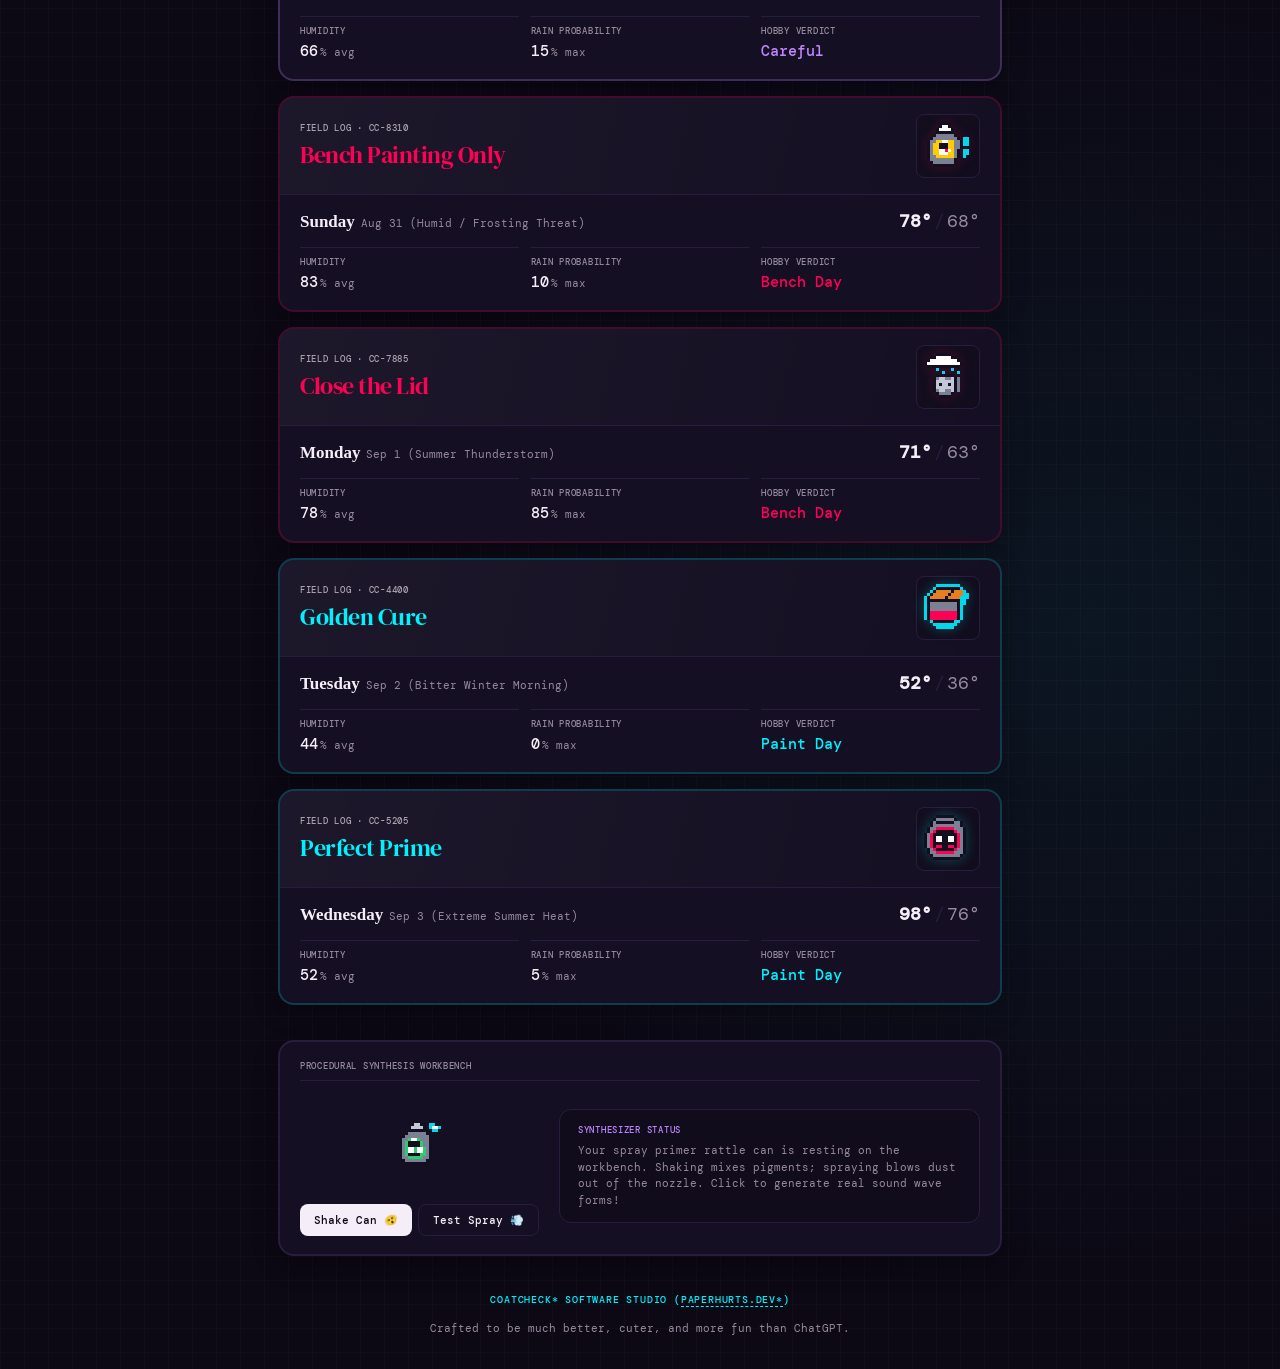
<file: example.html>
<!DOCTYPE html>
<html lang="en">
<head>
<meta charset="UTF-8">
<meta name="viewport" content="width=device-width, initial-scale=1, viewport-fit=cover">
<title>CoatCheck* Showcase</title>

<!-- Progressive Web App Tags -->
<meta name="apple-mobile-web-app-capable" content="yes">
<meta name="mobile-web-app-capable" content="yes">
<meta name="apple-mobile-web-app-status-bar-style" content="black-translucent">
<meta name="apple-mobile-web-app-title" content="CC* Showcase">
<meta name="theme-color" content="#0c0814">

<link rel="preconnect" href="https://fonts.googleapis.com">
<link href="https://fonts.googleapis.com/css2?family=DM+Mono:wght@400;500&family=DM+Serif+Display:ital@0;1&display=swap" rel="stylesheet">

<style>
  :root {
    --primer: #0c0814;
    --panel: #140f22;
    --ink: #f5edf7;
    --faint: #988a9e;
    --border: #281d3f;
    --cutting-mat: rgba(244, 237, 244, 0.02);
    
    --good: #00f2fe;
    --good-bg: rgba(0, 242, 254, 0.05);
    --good-glow: rgba(0, 242, 254, 0.25);
    
    --meh: #bf86ff;
    --meh-bg: rgba(191, 134, 255, 0.05);
    --meh-glow: rgba(191, 134, 255, 0.2);
    
    --skip: #ff0055;
    --skip-bg: rgba(255, 0, 85, 0.05);
    --skip-glow: rgba(255, 0, 85, 0.2);
    
    --hot: #ff9f43;
    --cold: #00d9eb;
  }
  
  * {
    box-sizing: border-box;
    margin: 0;
    padding: 0;
  }
  
  html {
    -webkit-text-size-adjust: 100%;
    scrollbar-color: var(--border) var(--primer);
  }
  
  body {
    background-color: var(--primer);
    color: var(--ink);
    font-family: "DM Mono", ui-monospace, monospace;
    padding: calc(env(safe-area-inset-top) + 20px) 18px calc(env(safe-area-inset-bottom) + 30px);
    max-width: 760px;
    margin: 0 auto;
    min-height: 100vh;
    background-image: 
      linear-gradient(var(--cutting-mat) 1px, transparent 1px),
      linear-gradient(90deg, var(--cutting-mat) 1px, transparent 1px),
      radial-gradient(circle at 47% 20%, rgba(85, 32, 111, 0.22), transparent 40%),
      radial-gradient(circle at 85% 75%, color-mix(in srgb, var(--good) 6%, transparent), transparent 28%);
    background-size: 24px 24px, 24px 24px, auto, auto;
    overflow-x: hidden;
  }
  
  .label {
    text-transform: uppercase;
    letter-spacing: .08em;
    font-size: 10px;
    font-weight: 500;
  }
  
  header {
    display: flex;
    flex-wrap: wrap;
    gap: 12px;
    align-items: center;
    justify-content: space-between;
    padding: 8px 0 24px;
    border-bottom: 1px solid var(--border);
    margin-bottom: 25px;
  }
  
  header h1 {
    font-family: "DM Serif Display", Georgia, serif;
    font-weight: 400;
    font-size: 26px;
    letter-spacing: -.03em;
  }
  
  header h1 span {
    color: var(--good);
  }
  
  header h1 .asterisk {
    display: inline-block;
    color: var(--meh);
    transition: transform 0.6s ease;
  }
  
  header h1:hover .asterisk {
    transform: rotate(180deg);
  }
  
  .btn {
    background: #f5edf7;
    color: var(--primer);
    border: none;
    border-radius: 8px;
    font-family: inherit;
    font-size: 11px;
    font-weight: 500;
    padding: 8px 14px;
    cursor: pointer;
    transition: all 0.2s cubic-bezier(0.16, 1, 0.3, 1);
    display: inline-flex;
    align-items: center;
    gap: 6px;
  }
  
  .btn:hover {
    transform: translateY(-1px);
    box-shadow: 0 4px 12px rgba(245, 237, 247, 0.2);
  }
  
  .btn:active {
    transform: translateY(0);
  }
  
  .btn.secondary {
    background: transparent;
    color: var(--ink);
    border: 1px solid var(--border);
  }
  
  .btn.secondary:hover {
    background: rgba(245, 237, 247, 0.05);
    border-color: var(--ink);
    box-shadow: none;
  }
  
  /* Feature presentation header badge */
  .demo-hero {
    background: linear-gradient(135deg, color-mix(in srgb, var(--meh) 10%, transparent), color-mix(in srgb, var(--good) 10%, transparent));
    border: 2px solid var(--border);
    border-radius: 16px;
    padding: 20px;
    margin-bottom: 30px;
  }
  
  .demo-hero h2 {
    font-family: "DM Serif Display", Georgia, serif;
    font-size: 24px;
    font-weight: 400;
    margin-bottom: 8px;
  }
  
  .demo-hero p {
    font-size: 12px;
    line-height: 1.6;
    color: var(--faint);
  }
  
  /* Sprite Gallery */
  .gallery-section {
    background: var(--panel);
    border: 2px solid var(--border);
    border-radius: 16px;
    padding: 18px 20px;
    margin-bottom: 30px;
    box-shadow: 0 8px 24px rgba(0,0,0,0.2);
  }
  
  .gallery-title {
    font-size: 9px;
    color: var(--faint);
    border-bottom: 1px solid var(--border);
    padding-bottom: 6px;
    margin-bottom: 16px;
  }
  
  .gallery-grid {
    display: grid;
    grid-template-columns: repeat(4, minmax(0, 1fr));
    gap: 12px;
  }
  
  @media (min-width: 540px) {
    .gallery-grid {
      grid-template-columns: repeat(7, minmax(0, 1fr));
    }
  }
  
  .gallery-pod {
    min-width: 0;
    display: flex;
    flex-direction: column;
    align-items: center;
    background: rgba(0,0,0,0.2);
    border: 1px solid var(--border);
    border-radius: 12px;
    padding: 10px 4px;
    cursor: pointer;
    transition: all 0.2s ease;
  }
  
  .gallery-pod:hover {
    transform: translateY(-2px);
    border-color: var(--good);
    box-shadow: 0 0 12px var(--good-glow);
  }
  
  .gallery-pod span {
    font-size: 8px;
    color: var(--faint);
    margin-top: 6px;
    text-align: center;
  }
  
  .gallery-pod:hover span {
    color: var(--ink);
  }
  
  /* Calibration Settings Panel always visible here to allow easy tweaking */
  .calibration-box {
    background: var(--panel);
    border: 2px solid var(--border);
    border-radius: 16px;
    padding: 20px;
    margin-bottom: 30px;
  }
  
  .calibration-box h3 {
    font-family: "DM Serif Display", Georgia, serif;
    font-weight: 400;
    font-size: 18px;
    margin-bottom: 15px;
  }
  
  .setting-item {
    margin-bottom: 16px;
  }
  
  .setting-label-row {
    display: flex;
    justify-content: space-between;
    font-size: 11px;
    margin-bottom: 6px;
  }
  
  .setting-label-row span {
    font-weight: bold;
    color: var(--good);
  }
  
  input[type="range"] {
    -webkit-appearance: none;
    width: 100%;
    height: 6px;
    border-radius: 3px;
    background: var(--border);
    outline: none;
  }
  
  input[type="range"]::-webkit-slider-thumb {
    -webkit-appearance: none;
    appearance: none;
    width: 16px;
    height: 16px;
    border-radius: 50%;
    background: var(--good);
    cursor: pointer;
    box-shadow: 0 0 6px var(--good);
  }
  
  /* Weather Days Section */
  .chip {
    background: var(--panel);
    border: 2px solid var(--border);
    border-radius: 16px;
    margin-bottom: 15px;
    overflow: hidden;
    box-shadow: 0 8px 24px rgba(0,0,0,0.25);
    transition: all 0.3s cubic-bezier(0.16, 1, 0.3, 1);
    cursor: pointer;
    position: relative;
  }
  
  .chip:hover {
    transform: translateY(-2px);
  }
  
  .chip.good { border-color: color-mix(in srgb, var(--good) 20%, transparent); }
  .chip.meh { border-color: color-mix(in srgb, var(--meh) 25%, transparent); }
  .chip.skip { border-color: color-mix(in srgb, var(--skip) 20%, transparent); }
  
  .chip.good:hover {
    border-color: var(--good);
    box-shadow: 0 0 22px var(--good-glow);
  }
  
  .chip.meh:hover {
    border-color: var(--meh);
    box-shadow: 0 0 22px var(--meh-glow);
  }
  
  .chip.skip:hover {
    border-color: var(--skip);
    box-shadow: 0 0 22px var(--skip-glow);
  }
  
  .chip.expanded.good { border-color: var(--good); box-shadow: 0 0 14px var(--good-glow); }
  .chip.expanded.meh { border-color: var(--meh); box-shadow: 0 0 14px var(--meh-glow); }
  .chip.expanded.skip { border-color: var(--skip); box-shadow: 0 0 14px var(--skip-glow); }
  
  .swatch {
    min-height: 96px;
    display: flex;
    align-items: center;
    justify-content: space-between;
    padding: 16px 20px;
    background: linear-gradient(105deg, rgba(255, 255, 255, 0.035), transparent);
    border-bottom: 1px solid var(--border);
  }
  
  .swatch .name {
    font-family: "DM Serif Display", Georgia, serif;
    font-weight: 400;
    font-size: 24px;
    letter-spacing: -.02em;
    margin-top: 4px;
  }
  
  .good .swatch .name { color: var(--good); }
  .meh .swatch .name { color: var(--meh); }
  .skip .swatch .name { color: var(--skip); }
  
  .swatch .code {
    font-size: 9px;
    opacity: .65;
    font-variant-numeric: tabular-nums;
  }
  
  .chip .body {
    padding: 14px 20px 18px;
  }
  
  .dayline {
    display: flex;
    justify-content: space-between;
    align-items: baseline;
    margin-bottom: 14px;
  }
  
  .dayline .day {
    font-family: Georgia, serif;
    font-size: 17px;
  }
  
  .dayline .day .date-sub {
    font-family: "DM Mono", ui-monospace, monospace;
    font-size: 11px;
    color: var(--faint);
    margin-left: 6px;
  }
  
  .dayline .temps {
    font-variant-numeric: tabular-nums;
    font-size: 18px;
  }
  
  .dayline .temps b {
    font-weight: 700;
  }
  
  .dayline .temps .temp-sep {
    color: var(--border);
    margin: 0 2px;
  }
  
  .dayline .temps .low {
    color: var(--faint);
  }
  
  .stats {
    display: grid;
    grid-template-columns: 1fr 1fr 1fr;
    gap: 12px;
  }
  
  .stat {
    border-top: 1px solid var(--border);
    padding-top: 8px;
  }
  
  .stat .k {
    font-size: 9px;
    color: var(--faint);
    margin-bottom: 4px;
  }
  
  .stat .v {
    font-size: 15px;
    font-variant-numeric: tabular-nums;
    font-weight: 500;
  }
  
  .stat .v small {
    font-weight: 400;
    color: var(--faint);
    font-size: 11px;
    margin-left: 2px;
  }
  
  .good .verdict-text { color: var(--good); }
  .meh .verdict-text { color: var(--meh); }
  .skip .verdict-text { color: var(--skip); }
  
  /* Multi-color Pixel Art SVG Sprites */
  .sprite-container {
    display: flex;
    align-items: center;
    justify-content: center;
    width: 64px;
    height: 64px;
    border-radius: 8px;
    background: rgba(0,0,0,0.15);
    border: 1px solid var(--border);
    transition: transform 0.3s cubic-bezier(0.175, 0.885, 0.32, 1.275);
  }
  
  .chip:hover .sprite-container {
    transform: scale(1.1) rotate(2deg);
  }
  
  .pixel-sprite {
    display: block;
    width: 48px;
    height: 48px;
    filter: drop-shadow(0 0 6px var(--glow-col));
  }
  
  .sprite-container.good .pixel-sprite { --glow-col: color-mix(in srgb, var(--good) 25%, transparent); }
  .sprite-container.meh .pixel-sprite { --glow-col: color-mix(in srgb, var(--meh) 20%, transparent); }
  .sprite-container.skip .pixel-sprite { --glow-col: color-mix(in srgb, var(--skip) 20%, transparent); }
  
  @keyframes bounce {
    0%, 100% { transform: translateY(0); }
    50% { transform: translateY(-4px); }
  }
  .chip:hover .pixel-sprite {
    animation: bounce 0.6s infinite ease-in-out;
  }
  
  /* Hourly Expanded Panel styles */
  .hourly-panel {
    border-top: 1px solid var(--border);
    padding: 18px 20px 20px;
    background: rgba(0, 0, 0, 0.15);
    animation: slideDown .25s ease both;
  }
  
  .hourly-panel.hidden {
    display: none;
  }
  
  .hourly-header {
    font-size: 9px;
    color: var(--faint);
    margin-bottom: 12px;
  }
  
  .hourly-timeline {
    display: grid;
    grid-template-columns: repeat(11, minmax(0, 1fr));
    gap: 4px;
    margin-bottom: 15px;
  }
  
  .hour-block {
    min-width: 0;
    display: flex;
    flex-direction: column;
    align-items: center;
    padding: 8px 2px;
    border-radius: 4px;
    background: rgba(255, 255, 255, 0.02);
    border: 1px solid var(--border);
    cursor: pointer;
    transition: all 0.2s ease;
  }
  
  .hour-block:hover {
    transform: translateY(-2px);
    background: rgba(255, 255, 255, 0.05);
  }
  
  .hour-block.active {
    background: rgba(255,255,255,0.08);
    transform: translateY(-2px);
  }
  
  .hour-block.good.active { border-color: var(--good); box-shadow: 0 0 8px color-mix(in srgb, var(--good) 40%, transparent); }
  .hour-block.meh.active { border-color: var(--meh); box-shadow: 0 0 8px color-mix(in srgb, var(--meh) 40%, transparent); }
  .hour-block.skip.active { border-color: var(--skip); box-shadow: 0 0 8px color-mix(in srgb, var(--skip) 40%, transparent); }
  
  .hour-num {
    font-size: 10px;
    color: var(--faint);
    margin-bottom: 6px;
  }
  
  .hour-block.active .hour-num {
    color: var(--ink);
    font-weight: bold;
  }
  
  .hour-dot {
    width: 6px;
    height: 6px;
    border-radius: 50%;
  }
  
  .hour-block.good .hour-dot { background: var(--good); box-shadow: 0 0 4px var(--good); }
  .hour-block.meh .hour-dot { background: var(--meh); box-shadow: 0 0 4px var(--meh); }
  .hour-block.skip .hour-dot { background: var(--skip); box-shadow: 0 0 4px var(--skip); }
  
  .hourly-inspection {
    background: rgba(0,0,0,0.2);
    border: 1px solid var(--border);
    border-radius: 10px;
    padding: 12px 16px;
  }
  
  .inspect-time {
    font-size: 9px;
    color: var(--faint);
    margin-bottom: 6px;
  }
  
  .inspect-row {
    display: flex;
    gap: 15px;
    font-size: 12px;
    margin-bottom: 10px;
    flex-wrap: wrap;
  }
  
  .inspect-pill {
    background: rgba(255, 255, 255, 0.03);
    border: 1px solid var(--border);
    padding: 4px 8px;
    border-radius: 4px;
    font-variant-numeric: tabular-nums;
  }
  
  .inspect-pill strong {
    color: var(--ink);
  }
  
  .advice-box {
    border-left: 2px solid var(--border);
    padding-left: 12px;
    margin-top: 8px;
  }
  
  .advice-box.good { border-color: var(--good); }
  .advice-box.meh { border-color: var(--meh); }
  .advice-box.skip { border-color: var(--skip); }
  .advice-box.hot { border-color: var(--hot); }
  .advice-box.cold { border-color: var(--cold); }
  
  .advice-title {
    font-size: 10px;
    font-weight: bold;
    margin-bottom: 4px;
  }
  
  .advice-box.good .advice-title { color: var(--good); }
  .advice-box.meh .advice-title { color: var(--meh); }
  .advice-box.skip .advice-title { color: var(--skip); }
  .advice-box.hot .advice-title { color: var(--hot); }
  .advice-box.cold .advice-title { color: var(--cold); }
  
  .advice-text {
    font-size: 11px;
    line-height: 1.5;
    color: var(--faint);
  }
  
  /* Mini Painter's Station Bench widget */
  .paint-station {
    background: var(--panel);
    border: 2px solid var(--border);
    border-radius: 16px;
    padding: 18px 20px;
    margin-top: 30px;
    box-shadow: 0 10px 25px rgba(0,0,0,0.3);
  }
  
  .station-header {
    font-size: 9px;
    color: var(--faint);
    border-bottom: 1px solid var(--border);
    padding-bottom: 8px;
    margin-bottom: 15px;
  }
  
  .station-body {
    display: flex;
    gap: 20px;
    align-items: center;
    flex-direction: column;
  }
  
  @media (min-width: 580px) {
    .station-body {
      flex-direction: row;
    }
  }
  
  .spray-can-interactive {
    display: flex;
    flex-direction: column;
    align-items: center;
    gap: 12px;
    min-width: 140px;
  }
  
  @keyframes extreme-shake {
    0% { transform: translate(1px, 1px) rotate(0deg); }
    10% { transform: translate(-2px, -3px) rotate(-2deg); }
    20% { transform: translate(-4px, 0px) rotate(2deg); }
    30% { transform: translate(0px, 4px) rotate(-1deg); }
    40% { transform: translate(2px, -1px) rotate(3deg); }
    50% { transform: translate(-1px, 3px) rotate(-3deg); }
    60% { transform: translate(-4px, 1px) rotate(1deg); }
    70% { transform: translate(3px, 2px) rotate(-2deg); }
    80% { transform: translate(-1px, -2px) rotate(2deg); }
    90% { transform: translate(2px, 3px) rotate(-1deg); }
    100% { transform: translate(1px, -2px) rotate(0deg); }
  }
  
  .spray-can-interactive.shaking #can-sprite-holder {
    animation: extreme-shake 0.1s infinite;
  }
  
  .can-controls {
    display: flex;
    gap: 6px;
  }
  
  .wet-palette-tip {
    flex: 1;
    background: rgba(0,0,0,0.2);
    border: 1px solid var(--border);
    border-radius: 12px;
    padding: 14px 18px;
    min-height: 90px;
    display: flex;
    flex-direction: column;
    justify-content: center;
  }
  
  .bench-note-title {
    font-size: 9px;
    color: var(--meh);
    margin-bottom: 6px;
  }
  
  .wet-palette-tip p {
    font-size: 11px;
    line-height: 1.5;
    color: var(--faint);
  }
  
  .splatter {
    position: absolute;
    border-radius: 1px;
    background: var(--color);
    pointer-events: none;
    z-index: 9999;
    animation: paint-fly 0.5s cubic-bezier(0.1, 0.8, 0.25, 1) forwards;
  }
  
  @keyframes paint-fly {
    0% {
      transform: translate(0, 0) scale(1) rotate(0deg);
      opacity: 1;
    }
    100% {
      transform: translate(var(--tx), var(--ty)) scale(0) rotate(180deg);
      opacity: 0;
    }
  }
  
  footer {
    margin-top: 35px;
    text-align: center;
    font-size: 10px;
    color: var(--faint);
    line-height: 1.8;
  }
  
  #showcase-badge {
    text-align: center;
    background: var(--border);
    padding: 4px 10px;
    border-radius: 999px;
    font-size: 10px;
    margin-bottom: 25px;
    display: inline-block;
  }
</style>
<link rel="stylesheet" href="themes.css">
<script src="themes.js"></script>
</head>
<body>

<header>
  <h1>Coat<span>Check</span><span class="asterisk">*</span> <small class="label" style="font-size:12px; color:var(--faint); margin-left:6px;">Demo Deck</small></h1>
  <a href="index.html" class="btn secondary">← Back to Live Skies</a>
</header>

<div style="text-align:center;">
  <span id="showcase-badge" class="label">✨ Static Feature & Asset Showcase Playground</span>
</div>

<div class="demo-hero">
  <h2>Tired of Gainesville's static summer?</h2>
  <p>
    I created this dedicated playground so you can explore and click on <strong>every weather warning and sprite asset side-by-side</strong>. 
    Below, you'll see a gallery of all custom 16x16 multi-colored pixel sprites, active tolerance sliders, 
    7 fully populated mock days representing every possible mini-painting climate scenario, and the fully functional shake-and-spray sound toy!
  </p>
</div>

<!-- 1. The Sprite Gallery -->
<section class="gallery-section">
  <div class="gallery-title label">Sprite Gallery (Click to trigger bouncy sound rattle!)</div>
  <div class="gallery-grid" id="sprite-gallery"></div>
</section>

<!-- 2. The Interactive Sliders -->
<div class="calibration-box">
  <h3>Interactive Calibration Desk</h3>
  <p style="font-size:11px; color:var(--faint); margin-bottom:15px; line-height:1.5;">
    Drag these sliders to adjust weather tolerances! The 7 mock cards below will <strong>instantly recalculate their verdicts, badges, and colors</strong> in real-time as you drag. Tweak maximum humidity down to 65% to see the marginal card flip!
  </p>
  
  <div class="setting-item">
    <div class="setting-label-row">
      <label class="label">Minimum Safe Temp</label>
      <span><span id="val-tempMin">50</span>°F</span>
    </div>
    <input type="range" id="slider-tempMin" min="30" max="65" value="50">
  </div>
  
  <div class="setting-item">
    <div class="setting-label-row">
      <label class="label">Maximum Safe Temp</label>
      <span><span id="val-tempMax">90</span>°F</span>
    </div>
    <input type="range" id="slider-tempMax" min="75" max="105" value="90">
  </div>
  
  <div class="setting-item">
    <div class="setting-label-row">
      <label class="label">Maximum Humidity</label>
      <span><span id="val-rhMax">70</span>%</span>
    </div>
    <input type="range" id="slider-rhMax" min="50" max="90" value="70">
  </div>
  
  <div class="setting-item">
    <div class="setting-label-row">
      <label class="label">Max Rain Probability</label>
      <span><span id="val-rainMax">20</span>%</span>
    </div>
    <input type="range" id="slider-rainMax" min="0" max="45" value="20">
  </div>
  
  <div style="text-align: right;">
    <button id="btn-reset-settings" class="btn secondary" style="font-size:10px; padding:6px 10px;">Reset Sliders</button>
  </div>
</div>

<div class="label" style="color:var(--faint); margin-bottom:12px;">7 Weather Scenarios to Inspect (Click any card to expand hourly details!)</div>

<!-- 3. Mock Cards Container -->
<div id="days"></div>

<!-- 4. Interactive Hobby Station Widget -->
<section class="paint-station" style="margin-top:35px;">
  <div class="station-header label">Procedural Synthesis Workbench</div>
  <div class="station-body">
    <div class="spray-can-interactive" id="interactive-spray-can">
      <div id="can-sprite-holder" data-weather-sprite="bench" style="width: 96px; height: 96px; display:flex; align-items:center; justify-content:center;"></div>
      <div class="can-controls">
        <button id="btn-shake" class="btn primary">Shake Can 🫨</button>
        <button id="btn-spray" class="btn secondary">Test Spray 💨</button>
      </div>
    </div>
    <div class="wet-palette-tip">
      <div class="bench-note-title label">Synthesizer Status</div>
      <p id="bench-status-text">Your spray primer rattle can is resting on the workbench. Shaking mixes pigments; spraying blows dust out of the nozzle. Click to generate real sound wave forms!</p>
    </div>
  </div>
</section>

<footer>
  <div class="label" style="font-size:10px; color:var(--good); margin-bottom:10px;">
    CoatCheck* Software Studio (<a href="https://paperhurts.dev/" style="color:var(--good); text-decoration:none; border-bottom:1px dashed var(--good);" target="_blank" rel="noopener">paperhurts.dev*</a>)
  </div>
  <div style="font-size:11px; color:var(--faint);">Crafted to be much better, cuter, and more fun than ChatGPT.</div>
</footer>

<script>
const LS = window.localStorage;

// The 7 Pixel Art sprites we designed
const PALETTE = {
  '.': 'transparent',
  'k': '#140f1f',
  'w': '#ffffff',
  's': '#7b8094',
  'l': '#c2c6d6',
  'y': '#ffcc00',
  'o': '#e67e22',
  'r': '#ff0055',
  'p': '#9b59b6',
  'b': '#00d9eb',
  'g': '#2ecc71',
  'c': '#ff7aa2',
  'u': '#2980b9'
};

const SPRITES = {
  perfect: [
    "......kk........",
    "....kkllkk.bb...",
    "....kllllk.bwwb.",
    "....kkkkkk..bb..",
    "...kssssssk.....",
    "..kssssssssk....",
    ".kssgwwgsssk....",
    ".ksgkkkkgssk....",
    ".ksgkkkkgssk....",
    ".ksgwwgwwgsk....",
    ".ksgwwgwwgsk....",
    ".ksgkkkkggsk....",
    ".kssgggggssk....",
    "..ksssssssk.....",
    "...kkkkkkk......",
    "................"
  ],
  good: [
    ".....kkkk.......",
    ".....kwwk.......",
    "....kwwwwk......",
    "....kkkkkk..kk..",
    "...kssssssk.ksk.",
    "..ksssssssskksk.",
    ".kssppwwppskksk.",
    ".ksppkkkppskkok.",
    ".ksppkkkppskkok.",
    ".ksppwwrwppskkk.",
    ".ksppwwrwppskbb.",
    ".kssppppppskbbb.",
    ".kssssssssskbb..",
    "..ksssssssk.k...",
    "...kkkkkkk......",
    "................"
  ],
  cloudy: [
    "......kkkk......",
    "....kkwwwwkk....",
    "...kwwwwwwwwkk..",
    "..kwwwwwwwwwwwwk",
    ".kwwwkwwkwwkwwwk",
    ".kwwkkkkkkkkwwwk",
    ".kwwkwwkwwkwwwwk",
    ".kwwkwwwwwkwwwwk",
    "..kwwwwwwwwwwwwk",
    "...kkkkkkkkkkkk.",
    ".....koook......",
    ".....ksssk......",
    ".....ksssk......",
    ".....kbbbk......",
    "......kbbk......",
    ".......kk......."
  ],
  humid: [
    ".....kkkk.......",
    ".....kwwk.......",
    "....kwwwwk......",
    "....kkkkkk......",
    "...kssssssk.....",
    "..kssssssssk.bb.",
    ".kssyywwyysskbb.",
    ".ksyykkkyysskbb.",
    ".ksyykkkyyssk...",
    ".ksyywwrwysk.bb.",
    ".ksyywwwyysk.bb.",
    ".kssyyyyyysk.b..",
    ".kssssssssk.....",
    "..ksssssssk.....",
    "...kkkkkkk......",
    "................"
  ],
  rainy: [
    "....kkkkk.......",
    "..kkwwwwwkk.....",
    ".kwwwwwwwwwk....",
    "kwwwwwwwwwwwk...",
    ".kkkkkkkkkkk....",
    "....b....b......",
    "......b....b....",
    "....kkkkkk......",
    "...ksllsslks....",
    "...kllllllks....",
    "...klkllklks....",
    "...kllllllks....",
    "...ksllsslks....",
    "....kssssk......",
    ".....kkkk.......",
    "................"
  ],
  cold: [
    "....bbbbbbbb....",
    "...bkkkkkkkkb...",
    "..bkoooookooob..",
    ".bkoooookoooobb.",
    "bkoooookoooobbb.",
    "bkkkkkkkkkkkbb..",
    "bkssssssssskbb..",
    "bkssssssssskb...",
    "bkssssssssskb...",
    "bkrrrrrrrrrkb...",
    "bkrrrrrrrrrkb...",
    "bkrrrrrrrrrkb...",
    "..bkkkkkkkbb....",
    "...bbbbbbbb.....",
    "....bbbbbb......",
    "................"
  ],
  hot: [
    "....kkkkkk......",
    "...kssssssk.....",
    "..kskkkkkkssk...",
    "..ksssssssssk...",
    ".kssrrrrrrsssk..",
    ".ksrkkkkkkrssk..",
    "ksrkkkkkkkkrsk..",
    "ksrkwwkkwwkrsk..",
    "ksrkwwkkwwkrsk..",
    "ksrkkkkkkkkrsk..",
    "ksrkrrkkrrkrsk..",
    ".ksrkkkkkkrssk..",
    ".kssrrrrrrsssk..",
    "..ksssssssssk...",
    "...kkkkkkkkk....",
    "................"
  ]
};

// 7 Carefully curated weather scenarios representing extreme, marginal, and perfect conditions
const MOCK_DAYS = [
  {
    title: "Perfect Spray Window",
    sprite: "perfect",
    day: "Tomorrow",
    dateStr: "Aug 28",
    hi: 74,
    lo: 62,
    rh: 45,
    rain: 0,
    hourly: [
      { startTime: "08:00", temperature: 62, relativeHumidity: { value: 50 }, probabilityOfPrecipitation: { value: 0 } },
      { startTime: "09:00", temperature: 65, relativeHumidity: { value: 48 }, probabilityOfPrecipitation: { value: 0 } },
      { startTime: "10:00", temperature: 68, relativeHumidity: { value: 45 }, probabilityOfPrecipitation: { value: 0 } },
      { startTime: "11:00", temperature: 71, relativeHumidity: { value: 42 }, probabilityOfPrecipitation: { value: 0 } },
      { startTime: "12:00", temperature: 74, relativeHumidity: { value: 40 }, probabilityOfPrecipitation: { value: 0 } },
      { startTime: "13:00", temperature: 74, relativeHumidity: { value: 40 }, probabilityOfPrecipitation: { value: 0 } },
      { startTime: "14:00", temperature: 73, relativeHumidity: { value: 42 }, probabilityOfPrecipitation: { value: 0 } },
      { startTime: "15:00", temperature: 72, relativeHumidity: { value: 44 }, probabilityOfPrecipitation: { value: 0 } },
      { startTime: "16:00", temperature: 70, relativeHumidity: { value: 46 }, probabilityOfPrecipitation: { value: 0 } },
      { startTime: "17:00", temperature: 67, relativeHumidity: { value: 48 }, probabilityOfPrecipitation: { value: 0 } },
      { startTime: "18:00", temperature: 64, relativeHumidity: { value: 50 }, probabilityOfPrecipitation: { value: 0 } }
    ]
  },
  {
    title: "Pleasant Brush Day",
    sprite: "good",
    day: "Friday",
    dateStr: "Aug 29",
    hi: 64,
    lo: 52,
    rh: 52,
    rain: 0,
    hourly: [
      { startTime: "08:00", temperature: 52, relativeHumidity: { value: 60 }, probabilityOfPrecipitation: { value: 0 } },
      { startTime: "09:00", temperature: 55, relativeHumidity: { value: 58 }, probabilityOfPrecipitation: { value: 0 } },
      { startTime: "10:00", temperature: 58, relativeHumidity: { value: 55 }, probabilityOfPrecipitation: { value: 0 } },
      { startTime: "11:00", temperature: 61, relativeHumidity: { value: 53 }, probabilityOfPrecipitation: { value: 0 } },
      { startTime: "12:00", temperature: 64, relativeHumidity: { value: 50 }, probabilityOfPrecipitation: { value: 0 } },
      { startTime: "13:00", temperature: 64, relativeHumidity: { value: 50 }, probabilityOfPrecipitation: { value: 0 } },
      { startTime: "14:00", temperature: 63, relativeHumidity: { value: 51 }, probabilityOfPrecipitation: { value: 0 } },
      { startTime: "15:00", temperature: 62, relativeHumidity: { value: 53 }, probabilityOfPrecipitation: { value: 0 } },
      { startTime: "16:00", temperature: 60, relativeHumidity: { value: 54 }, probabilityOfPrecipitation: { value: 0 } },
      { startTime: "17:00", temperature: 57, relativeHumidity: { value: 56 }, probabilityOfPrecipitation: { value: 0 } },
      { startTime: "18:00", temperature: 54, relativeHumidity: { value: 58 }, probabilityOfPrecipitation: { value: 0 } }
    ]
  },
  {
    title: "Overcast & Cloudy",
    sprite: "cloudy",
    day: "Saturday",
    dateStr: "Aug 30",
    hi: 68,
    lo: 56,
    rh: 66,
    rain: 15,
    hourly: [
      { startTime: "08:00", temperature: 56, relativeHumidity: { value: 72 }, probabilityOfPrecipitation: { value: 10 } },
      { startTime: "09:00", temperature: 59, relativeHumidity: { value: 70 }, probabilityOfPrecipitation: { value: 10 } },
      { startTime: "10:00", temperature: 62, relativeHumidity: { value: 67 }, probabilityOfPrecipitation: { value: 15 } },
      { startTime: "11:00", temperature: 65, relativeHumidity: { value: 65 }, probabilityOfPrecipitation: { value: 15 } },
      { startTime: "12:00", temperature: 68, relativeHumidity: { value: 63 }, probabilityOfPrecipitation: { value: 15 } },
      { startTime: "13:00", temperature: 67, relativeHumidity: { value: 64 }, probabilityOfPrecipitation: { value: 15 } },
      { startTime: "14:00", temperature: 66, relativeHumidity: { value: 66 }, probabilityOfPrecipitation: { value: 10 } },
      { startTime: "15:00", temperature: 64, relativeHumidity: { value: 68 }, probabilityOfPrecipitation: { value: 10 } },
      { startTime: "16:00", temperature: 62, relativeHumidity: { value: 70 }, probabilityOfPrecipitation: { value: 5 } },
      { startTime: "17:00", temperature: 60, relativeHumidity: { value: 71 }, probabilityOfPrecipitation: { value: 5 } },
      { startTime: "18:00", temperature: 58, relativeHumidity: { value: 73 }, probabilityOfPrecipitation: { value: 5 } }
    ]
  },
  {
    title: "Humid / Frosting Threat",
    sprite: "humid",
    day: "Sunday",
    dateStr: "Aug 31",
    hi: 78,
    lo: 68,
    rh: 83,
    rain: 10,
    hourly: [
      { startTime: "08:00", temperature: 68, relativeHumidity: { value: 91 }, probabilityOfPrecipitation: { value: 10 } },
      { startTime: "09:00", temperature: 70, relativeHumidity: { value: 87 }, probabilityOfPrecipitation: { value: 10 } },
      { startTime: "10:00", temperature: 72, relativeHumidity: { value: 84 }, probabilityOfPrecipitation: { value: 5 } },
      { startTime: "11:00", temperature: 74, relativeHumidity: { value: 81 }, probabilityOfPrecipitation: { value: 5 } },
      { startTime: "12:00", temperature: 78, relativeHumidity: { value: 78 }, probabilityOfPrecipitation: { value: 5 } },
      { startTime: "13:00", temperature: 77, relativeHumidity: { value: 80 }, probabilityOfPrecipitation: { value: 5 } },
      { startTime: "14:00", temperature: 76, relativeHumidity: { value: 82 }, probabilityOfPrecipitation: { value: 10 } },
      { startTime: "15:00", temperature: 75, relativeHumidity: { value: 84 }, probabilityOfPrecipitation: { value: 10 } },
      { startTime: "16:00", temperature: 73, relativeHumidity: { value: 86 }, probabilityOfPrecipitation: { value: 10 } },
      { startTime: "17:00", temperature: 71, relativeHumidity: { value: 88 }, probabilityOfPrecipitation: { value: 10 } },
      { startTime: "18:00", temperature: 69, relativeHumidity: { value: 90 }, probabilityOfPrecipitation: { value: 10 } }
    ]
  },
  {
    title: "Summer Thunderstorm",
    sprite: "rainy",
    day: "Monday",
    dateStr: "Sep 1",
    hi: 71,
    lo: 63,
    rh: 78,
    rain: 85,
    hourly: [
      { startTime: "08:00", temperature: 63, relativeHumidity: { value: 82 }, probabilityOfPrecipitation: { value: 15 } },
      { startTime: "09:00", temperature: 65, relativeHumidity: { value: 80 }, probabilityOfPrecipitation: { value: 30 } },
      { startTime: "10:00", temperature: 67, relativeHumidity: { value: 78 }, probabilityOfPrecipitation: { value: 65 } },
      { startTime: "11:00", temperature: 69, relativeHumidity: { value: 75 }, probabilityOfPrecipitation: { value: 85 } },
      { startTime: "12:00", temperature: 71, relativeHumidity: { value: 72 }, probabilityOfPrecipitation: { value: 80 } },
      { startTime: "13:00", temperature: 70, relativeHumidity: { value: 74 }, probabilityOfPrecipitation: { value: 75 } },
      { startTime: "14:00", temperature: 68, relativeHumidity: { value: 77 }, probabilityOfPrecipitation: { value: 60 } },
      { startTime: "15:00", temperature: 67, relativeHumidity: { value: 79 }, probabilityOfPrecipitation: { value: 45 } },
      { startTime: "16:00", temperature: 66, relativeHumidity: { value: 81 }, probabilityOfPrecipitation: { value: 30 } },
      { startTime: "17:00", temperature: 65, relativeHumidity: { value: 83 }, probabilityOfPrecipitation: { value: 15 } },
      { startTime: "18:00", temperature: 64, relativeHumidity: { value: 85 }, probabilityOfPrecipitation: { value: 15 } }
    ]
  },
  {
    title: "Bitter Winter Morning",
    sprite: "cold",
    day: "Tuesday",
    dateStr: "Sep 2",
    hi: 52,
    lo: 36,
    rh: 44,
    rain: 0,
    hourly: [
      { startTime: "08:00", temperature: 36, relativeHumidity: { value: 50 }, probabilityOfPrecipitation: { value: 0 } },
      { startTime: "09:00", temperature: 39, relativeHumidity: { value: 48 }, probabilityOfPrecipitation: { value: 0 } },
      { startTime: "10:00", temperature: 42, relativeHumidity: { value: 46 }, probabilityOfPrecipitation: { value: 0 } },
      { startTime: "11:00", temperature: 46, relativeHumidity: { value: 44 }, probabilityOfPrecipitation: { value: 0 } },
      { startTime: "12:00", temperature: 50, relativeHumidity: { value: 42 }, probabilityOfPrecipitation: { value: 0 } },
      { startTime: "13:00", temperature: 52, relativeHumidity: { value: 40 }, probabilityOfPrecipitation: { value: 0 } },
      { startTime: "14:00", temperature: 51, relativeHumidity: { value: 41 }, probabilityOfPrecipitation: { value: 0 } },
      { startTime: "15:00", temperature: 49, relativeHumidity: { value: 43 }, probabilityOfPrecipitation: { value: 0 } },
      { startTime: "16:00", temperature: 46, relativeHumidity: { value: 45 }, probabilityOfPrecipitation: { value: 0 } },
      { startTime: "17:00", temperature: 42, relativeHumidity: { value: 48 }, probabilityOfPrecipitation: { value: 0 } },
      { startTime: "18:00", temperature: 38, relativeHumidity: { value: 50 }, probabilityOfPrecipitation: { value: 0 } }
    ]
  },
  {
    title: "Extreme Summer Heat",
    sprite: "hot",
    day: "Wednesday",
    dateStr: "Sep 3",
    hi: 98,
    lo: 76,
    rh: 52,
    rain: 5,
    hourly: [
      { startTime: "08:00", temperature: 78, relativeHumidity: { value: 65 }, probabilityOfPrecipitation: { value: 5 } },
      { startTime: "09:00", temperature: 83, relativeHumidity: { value: 60 }, probabilityOfPrecipitation: { value: 0 } },
      { startTime: "10:00", temperature: 88, relativeHumidity: { value: 57 }, probabilityOfPrecipitation: { value: 0 } },
      { startTime: "11:00", temperature: 92, relativeHumidity: { value: 54 }, probabilityOfPrecipitation: { value: 0 } },
      { startTime: "12:00", temperature: 95, relativeHumidity: { value: 50 }, probabilityOfPrecipitation: { value: 0 } },
      { startTime: "13:00", temperature: 98, relativeHumidity: { value: 48 }, probabilityOfPrecipitation: { value: 0 } },
      { startTime: "14:00", temperature: 97, relativeHumidity: { value: 49 }, probabilityOfPrecipitation: { value: 0 } },
      { startTime: "15:00", temperature: 95, relativeHumidity: { value: 51 }, probabilityOfPrecipitation: { value: 5 } },
      { startTime: "16:00", temperature: 91, relativeHumidity: { value: 53 }, probabilityOfPrecipitation: { value: 5 } },
      { startTime: "17:00", temperature: 86, relativeHumidity: { value: 56 }, probabilityOfPrecipitation: { value: 5 } },
      { startTime: "18:00", temperature: 81, relativeHumidity: { value: 59 }, probabilityOfPrecipitation: { value: 5 } }
    ]
  }
];

const NAMES = {
  good: ["Perfect Prime", "Clean Basecoat", "Glass Finish", "Crisp Edge", "Brush Ready", "Golden Cure"],
  meh:  ["Tacky Finish Warning", "Proceed with Caution", "High Dry-Tip Hazard", "Thin Coats Only", "Slight Moisture", "Watch the Horizon"],
  skip: ["Frosting Danger", "Wash Out!", "Primer Orange-Peel", "Bench Painting Only", "Close the Lid", "Wet Paint Clogging"]
};

// SVG path generator for pixel-art
function makeSpriteSVG(grid, size = 48) {
  const rows = grid.length;
  const cols = grid[0].length;
  let pathsByColor = {};
  
  for (let r = 0; r < rows; r++) {
    for (let c = 0; c < cols; c++) {
      const char = grid[r][c];
      if (char !== '.' && char !== ' ' && PALETTE[char]) {
        const color = PALETTE[char];
        if (!pathsByColor[color]) {
          pathsByColor[color] = [];
        }
        pathsByColor[color].push(`M${c},${r}h1v1h-1z`);
      }
    }
  }
  
  let pathsHTML = '';
  for (const [color, paths] of Object.entries(pathsByColor)) {
    pathsHTML += `<path d="${paths.join(' ')}" fill="${color}" shape-rendering="crispEdges" />`;
  }
  
  return `<svg xmlns="http://www.w3.org/2000/svg" viewBox="0 0 ${cols} ${rows}" width="${size}" height="${size}" class="pixel-sprite">
    ${pathsHTML}
  </svg>`;
}

// User settings thresholds
function getSettings() {
  return {
    tempMin: parseFloat(LS.getItem("cc_demo_temp_min") || "50"),
    tempMax: parseFloat(LS.getItem("cc_demo_temp_max") || "90"),
    rhMax: parseFloat(LS.getItem("cc_demo_rh_max") || "70"),
    rainMax: parseFloat(LS.getItem("cc_demo_rain_max") || "20"),
    
    // Margins
    tempMinMeh: parseFloat(LS.getItem("cc_demo_temp_min") || "50") - 5,
    tempMaxMeh: parseFloat(LS.getItem("cc_demo_temp_max") || "90") + 5,
    rhMaxMeh: parseFloat(LS.getItem("cc_demo_rh_max") || "70") + 10,
    rainMaxMeh: parseFloat(LS.getItem("cc_demo_rain_max") || "20") + 20
  };
}

// Verdict calculation
function verdict(d) {
  const settings = getSettings();
  let idealHours = 0;
  let acceptableHours = 0;
  
  for (const p of d.hourly) {
    const t = p.temperature;
    const rh = p.relativeHumidity.value;
    const rain = p.probabilityOfPrecipitation.value;
    
    const isTempIdeal = t >= settings.tempMin && t <= settings.tempMax;
    const isRhIdeal = rh >= 40 && rh <= 60;
    const isRainIdeal = rain <= settings.rainMax;
    
    if (isTempIdeal && isRhIdeal && isRainIdeal) {
      idealHours++;
    } else {
      const isTempMeh = t >= settings.tempMinMeh && t <= settings.tempMaxMeh;
      const isRhMeh = rh <= settings.rhMax;
      const isRainMeh = rain <= settings.rainMaxMeh;
      
      if (isTempMeh && isRhMeh && isRainMeh) {
        acceptableHours++;
      }
    }
  }
  
  if (idealHours >= 1) return "good";
  if (acceptableHours >= 2) return "meh";
  return "skip";
}

function calculatePeriodVerdict(t, rh, rain) {
  const settings = getSettings();
  
  // Ideal hourly window: 40-60% relative humidity
  const isTempIdeal = t >= settings.tempMin && t <= settings.tempMax;
  const isRhIdeal = rh >= 40 && rh <= 60;
  const isRainIdeal = rain <= settings.rainMax;

  if (isTempIdeal && isRhIdeal && isRainIdeal) {
    return "good";
  }

  // Cautious hourly window
  const isTempMeh = t >= settings.tempMinMeh && t <= settings.tempMaxMeh;
  const isRhMeh = rh <= settings.rhMax;
  const isRainMeh = rain <= settings.rainMaxMeh;

  if (isTempMeh && isRhMeh && isRainMeh) {
    return "meh";
  }

  return "skip";
}

// Weather advice
function getPainterAdvice(t, rh, rain) {
  const settings = getSettings();
  
  if (rain > settings.rainMaxMeh) {
    return {
      title: "🌧️ RAIN OUT!",
      text: "Precipitation risks are high! Rain and moisture will completely wash out acrylic paint and ruin curing. Paint strictly indoors with standard brushwork today.",
      type: "skip"
    };
  }
  if (rh > settings.rhMaxMeh) {
    return {
      title: "🌫️ FROSTING ALERT",
      text: "Extreme humidity! Aerosol spray cans and clear varnishes will trap microscopic water droplets, curing with a cloudy white 'frosting' coat. Stay far away from rattle cans!",
      type: "skip"
    };
  }
  if (t > settings.tempMax) {
    return {
      title: "🥵 DRY-TIP WARNING",
      text: "It is too hot! Acrylic paint will evaporate on your bristles before they touch the miniature, clogging detail. Use a wet palette, thin with drying retarder, or stay in A/C.",
      type: "hot"
    };
  }
  if (t < settings.tempMin) {
    return {
      title: "🥶 SPUTTER HAZARD",
      text: "Chilly air! Aerosol propellants won't gasify evenly, spraying paint in thick drops (orange-peel effect). Warm your spray cans inside warm water before spraying!",
      type: "cold"
    };
  }
  if (rh > settings.rhMax) {
    return {
      title: "⏳ TACKY CURING",
      text: "Sticky humidity. Paint primer will take double the time to dry and may remain tacky. Give models plenty of resting time before handling or applying washes.",
      type: "meh"
    };
  }
  if (t >= 60 && t <= 82 && rh >= 35 && rh <= 62 && rain <= 10) {
    return {
      title: "✨ THE GOLDEN RATIO",
      text: "Flawless painting atmosphere! Primers will atomize perfectly smooth, varnishes will cure 100% crystal-clear, and paints will flow with master-level glide. Spray today!",
      type: "good"
    };
  }
  return {
    title: "👍 GOOD TO PAINT",
    text: "Weather is clean and stable. Priming, airbrushing, and basecoating will perform very nicely. Do a tiny test spray on a sprue just to calibrate your distance!",
    type: "good"
  };
}

// Setup the sprite gallery
function buildSpriteGallery() {
  const container = document.getElementById("sprite-gallery");
  container.innerHTML = Object.keys(SPRITES).map(key => {
    return `
      <div class="gallery-pod" onclick="playSpriteBoop('${key}')">
        <div data-weather-sprite="${key}">${makeSpriteSVG(SPRITES[key], 42)}</div>
        <span>${key}</span>
      </div>
    `;
  }).join("");
}

// Render mockup weather cards
function renderMockups() {
  const container = document.getElementById("days");
  
  container.innerHTML = MOCK_DAYS.map((d, i) => {
    const dayVerdict = verdict(d);
    const name = NAMES[dayVerdict][i % NAMES[dayVerdict].length];
    
    return `
      <div class="chip ${dayVerdict}" data-index="${i}" onclick="toggleHourly(${i})">
        <div class="swatch">
          <div style="flex:1; padding-right:12px;">
            <div class="code label">FIELD LOG · CC-${String(d.rh).padStart(2,"0")}${String(d.rain).padStart(2,"0")}</div>
            <div class="name">${name}</div>
          </div>
          <div class="sprite-container ${dayVerdict}" data-weather-sprite="${d.sprite}" role="img" aria-label="${d.sprite} sprite">
            ${makeSpriteSVG(SPRITES[d.sprite], 48)}
          </div>
        </div>
        <div class="body">
          <div class="dayline">
            <div class="day"><strong>${d.day}</strong><span class="date-sub">${d.dateStr} (${d.title})</span></div>
            <div class="temps"><b>${d.hi}°</b><span class="temp-sep">/</span><span class="low">${d.lo}°</span></div>
          </div>
          <div class="stats">
            <div class="stat">
              <div class="k label">Humidity</div>
              <div class="v">${d.rh}<small>% avg</small></div>
            </div>
            <div class="stat">
              <div class="k label">Rain Probability</div>
              <div class="v">${d.rain}<small>% max</small></div>
            </div>
            <div class="stat">
              <div class="k label">Hobby Verdict</div>
              <div class="v verdict-text">${{good:"Paint Day", meh:"Careful", skip:"Bench Day"}[dayVerdict]}</div>
            </div>
          </div>
        </div>
        
        <!-- Hourly Timeline details -->
        <div class="hourly-panel hidden" id="hourly-${i}" onclick="event.stopPropagation()">
          <div class="hourly-header label">Hourly Painting Suitability (8:00 AM – 6:00 PM)</div>
          <div class="hourly-timeline">
            ${d.hourly.map((hPeriod, hpIndex) => {
              const hour = Number(hPeriod.startTime.split(':')[0]);
              const displayHour = hour % 12 || 12;
              const hVerdict = calculatePeriodVerdict(hPeriod.temperature, hPeriod.relativeHumidity.value, hPeriod.probabilityOfPrecipitation.value);
              return `
                <div class="hour-block ${hVerdict}" 
                     data-day="${i}" 
                     data-hour="${hpIndex}" 
                     onclick="selectHour(${i}, ${hpIndex})">
                  <span class="hour-num">${displayHour}</span>
                  <span class="hour-dot"></span>
                </div>
              `;
            }).join("")}
          </div>
          <div class="hourly-inspection" id="inspect-${i}"></div>
        </div>
      </div>
    `;
  }).join("");
  
  MOCK_DAYS.forEach((d, i) => {
    selectHour(i, 0, false);
  });
}

function selectHour(dayIndex, hourIndex, updateDOM = true) {
  const d = MOCK_DAYS[dayIndex];
  if (!d) return;
  const hPeriod = d.hourly[hourIndex];
  if (!hPeriod) return;
  
  const temp = hPeriod.temperature;
  const rh = hPeriod.relativeHumidity.value;
  const rain = hPeriod.probabilityOfPrecipitation.value;
  
  const advice = getPainterAdvice(temp, rh, rain);
  
  const html = `
    <div class="inspection-stats">
      <div class="inspect-time label">${hPeriod.startTime} Forecast Details</div>
      <div class="inspect-row">
        <span class="inspect-pill">Temp: <strong>${temp}°F</strong></span>
        <span class="inspect-pill">Humidity: <strong>${rh}%</strong></span>
        <span class="inspect-pill">Rain: <strong>${rain}%</strong></span>
      </div>
    </div>
    <div class="advice-box ${advice.type}">
      <div class="advice-title label">${advice.title}</div>
      <p class="advice-text">${advice.text}</p>
    </div>
  `;
  
  if (updateDOM) {
    const el = document.getElementById(`inspect-${dayIndex}`);
    if (el) {
      el.innerHTML = html;
      
      const blocks = document.querySelectorAll(`#hourly-${dayIndex} .hour-block`);
      blocks.forEach((b, idx) => {
        if (idx === hourIndex) {
          b.classList.add("active");
        } else {
          b.classList.remove("active");
        }
      });
    }
  } else {
    return html;
  }
}

function toggleHourly(index) {
  const panel = document.getElementById(`hourly-${index}`);
  const card = document.querySelector(`.chip[data-index="${index}"]`);
  if (!panel) return;
  
  const isHidden = panel.classList.contains("hidden");
  
  document.querySelectorAll(".hourly-panel").forEach((p, idx) => {
    if (idx !== index) {
      p.classList.add("hidden");
      const c = document.querySelector(`.chip[data-index="${idx}"]`);
      if (c) c.classList.remove("expanded");
    }
  });
  
  if (isHidden) {
    panel.classList.remove("hidden");
    card.classList.add("expanded");
    selectHour(index, 0);
  } else {
    panel.classList.add("hidden");
    card.classList.remove("expanded");
  }
}

// Synthesizer Web Audio API
let audioCtx = null;
function initAudio() {
  if (!audioCtx) {
    audioCtx = new (window.AudioContext || window.webkitAudioContext)();
  }
}

function playRattleSound(duration = 0.08, pitch = 850) {
  initAudio();
  if (audioCtx.state === 'suspended') audioCtx.resume();
  
  const osc = audioCtx.createOscillator();
  const gain = audioCtx.createGain();
  const filter = audioCtx.createBiquadFilter();
  
  osc.type = 'triangle';
  osc.frequency.setValueAtTime(pitch, audioCtx.currentTime);
  osc.frequency.exponentialRampToValueAtTime(pitch / 4, audioCtx.currentTime + duration);
  
  filter.type = 'bandpass';
  filter.frequency.setValueAtTime(pitch * 1.6, audioCtx.currentTime);
  filter.Q.setValueAtTime(12, audioCtx.currentTime);
  
  gain.gain.setValueAtTime(0.18, audioCtx.currentTime);
  gain.gain.exponentialRampToValueAtTime(0.001, audioCtx.currentTime + duration);
  
  osc.connect(filter);
  filter.connect(gain);
  gain.connect(audioCtx.destination);
  
  osc.start();
  osc.stop(audioCtx.currentTime + duration + 0.01);
}

function playSpraySound() {
  initAudio();
  if (audioCtx.state === 'suspended') audioCtx.resume();
  
  const duration = 0.8;
  const bufferSize = audioCtx.sampleRate * duration;
  const buffer = audioCtx.createBuffer(1, bufferSize, audioCtx.sampleRate);
  const data = buffer.getChannelData(0);
  
  for (let i = 0; i < bufferSize; i++) {
    data[i] = Math.random() * 2 - 1;
  }
  
  const source = audioCtx.createBufferSource();
  source.buffer = buffer;
  
  const filter = audioCtx.createBiquadFilter();
  filter.type = 'highpass';
  filter.frequency.setValueAtTime(2000, audioCtx.currentTime);
  
  const filter2 = audioCtx.createBiquadFilter();
  filter2.type = 'bandpass';
  filter2.frequency.setValueAtTime(4500, audioCtx.currentTime);
  filter2.Q.setValueAtTime(1.2, audioCtx.currentTime);
  
  const gain = audioCtx.createGain();
  gain.gain.setValueAtTime(0.0, audioCtx.currentTime);
  gain.gain.linearRampToValueAtTime(0.14, audioCtx.currentTime + 0.08);
  gain.gain.exponentialRampToValueAtTime(0.001, audioCtx.currentTime + duration - 0.05);
  
  source.connect(filter);
  filter.connect(filter2);
  filter2.connect(gain);
  gain.connect(audioCtx.destination);
  
  source.start();
}

// Bouncy fun sound whenever a sprite gallery element is clicked!
function playSpriteBoop(spriteKey) {
  const pitches = {
    perfect: 900,
    good: 800,
    cloudy: 700,
    humid: 600,
    rainy: 500,
    cold: 1000,
    hot: 400
  };
  playRattleSound(0.12, pitches[spriteKey] || 800);
  
  // Highlight card matching this sprite momentarily
  const index = MOCK_DAYS.findIndex(d => d.sprite === spriteKey);
  if (index !== -1) {
    const card = document.querySelector(`.chip[data-index="${index}"]`);
    if (card) {
      card.style.transform = "scale(1.03) rotate(1deg)";
      setTimeout(() => { card.style.transform = ""; }, 300);
    }
  }
}

let shakeInterval = null;
function startShakingEffect() {
  if (shakeInterval) return;
  
  const container = document.getElementById("interactive-spray-can");
  container.classList.add("shaking");
  
  document.getElementById("bench-status-text").textContent = "🫨 CLACK-CLACK-CLACK! Shaking the spray primer can at hyper-speed! Mixing heavy pigment sediment...";
  
  shakeInterval = setInterval(() => {
    playRattleSound(0.09, 880);
    setTimeout(() => {
      playRattleSound(0.06, 740);
    }, 55 + Math.random() * 30);
  }, 160);
  
  setTimeout(() => {
    stopShakingEffect();
  }, 1500);
}

function stopShakingEffect() {
  if (shakeInterval) {
    clearInterval(shakeInterval);
    shakeInterval = null;
  }
  const container = document.getElementById("interactive-spray-can");
  if (container) container.classList.remove("shaking");
  document.getElementById("bench-status-text").textContent = "✨ Can is perfectly shaken! Aerosol paint particles are 100% mixed. Press 'Test Spray' to blow the nozzle out!";
}

function triggerSprayPaint(event) {
  playSpraySound();
  
  const descriptions = [
    "💨 Pssssshhh! Clean atomized spray mist. Perfect primer coat flatness!",
    "💨 Pssssshhh! Nozzle clear! Air pressure looks very healthy.",
    "💨 Pssssshhh! Spray looks super flat, zero clumps or orange-peel sputters.",
    "💨 Pssssshhh! Test pattern is perfectly even. Ready for tiny miniatures!"
  ];
  document.getElementById("bench-status-text").textContent = descriptions[Math.floor(Math.random() * descriptions.length)];
  
  const btn = document.getElementById("btn-spray");
  const rect = btn.getBoundingClientRect();
  const startX = rect.left + rect.width / 2 + window.scrollX;
  const startY = rect.top + window.scrollY;
  
  const miniatureColors = [
    "#00f2fe", "#bf86ff", "#ff0055", "#2ecc71", "#ff9f43", "#ffcc00", "#ff7aa2", "#00a8ff"
  ];
  
  for (let i = 0; i < 16; i++) {
    const el = document.createElement("div");
    el.className = "splatter";
    
    const color = miniatureColors[Math.floor(Math.random() * miniatureColors.length)];
    el.style.setProperty("--color", color);
    
    el.style.left = `${startX}px`;
    el.style.top = `${startY}px`;
    
    const angle = -Math.PI / 2 + (Math.random() - 0.5) * 0.9;
    const speed = 55 + Math.random() * 85;
    const tx = Math.cos(angle) * speed;
    const ty = Math.sin(angle) * speed;
    
    el.style.setProperty("--tx", `${tx}px`);
    el.style.setProperty("--ty", `${ty}px`);
    
    const dSize = 4 + Math.floor(Math.random() * 8);
    el.style.width = `${dSize}px`;
    el.style.height = `${dSize}px`;
    
    document.body.appendChild(el);
    setTimeout(() => { el.remove(); }, 500);
  }
}

function initCalibrationDesk() {
  const sliders = [
    { key: "cc_demo_temp_min", id: "tempMin", def: "50" },
    { key: "cc_demo_temp_max", id: "tempMax", def: "90" },
    { key: "cc_demo_rh_max", id: "rhMax", def: "70" },
    { key: "cc_demo_rain_max", id: "rainMax", def: "20" }
  ];
  
  sliders.forEach(s => {
    const val = LS.getItem(s.key) || s.def;
    LS.setItem(s.key, val);
    
    const sliderEl = document.getElementById(`slider-${s.id}`);
    const valEl = document.getElementById(`val-${s.id}`);
    
    if (sliderEl && valEl) {
      sliderEl.value = val;
      valEl.textContent = val;
      
      sliderEl.oninput = (e) => {
        valEl.textContent = e.target.value;
        LS.setItem(s.key, e.target.value);
        // Instant Live Recalculation over all mock cards!
        renderMockups();
      };
    }
  });
  
  document.getElementById("btn-reset-settings").onclick = () => {
    sliders.forEach(s => {
      LS.setItem(s.key, s.def);
      const sliderEl = document.getElementById(`slider-${s.id}`);
      const valEl = document.getElementById(`val-${s.id}`);
      if (sliderEl && valEl) {
        sliderEl.value = s.def;
        valEl.textContent = s.def;
      }
    });
    renderMockups();
  };
}

// Page bootstrap
document.addEventListener("DOMContentLoaded", () => {
  buildSpriteGallery();
  initCalibrationDesk();
  renderMockups();
  
  // Setup rattle can bench
  document.getElementById("can-sprite-holder").innerHTML = makeSpriteSVG(SPRITES.perfect, 80);
  document.getElementById("btn-shake").onclick = startShakingEffect;
  document.getElementById("btn-spray").onclick = triggerSprayPaint;
});
</script>
</body>
</html>
</file>
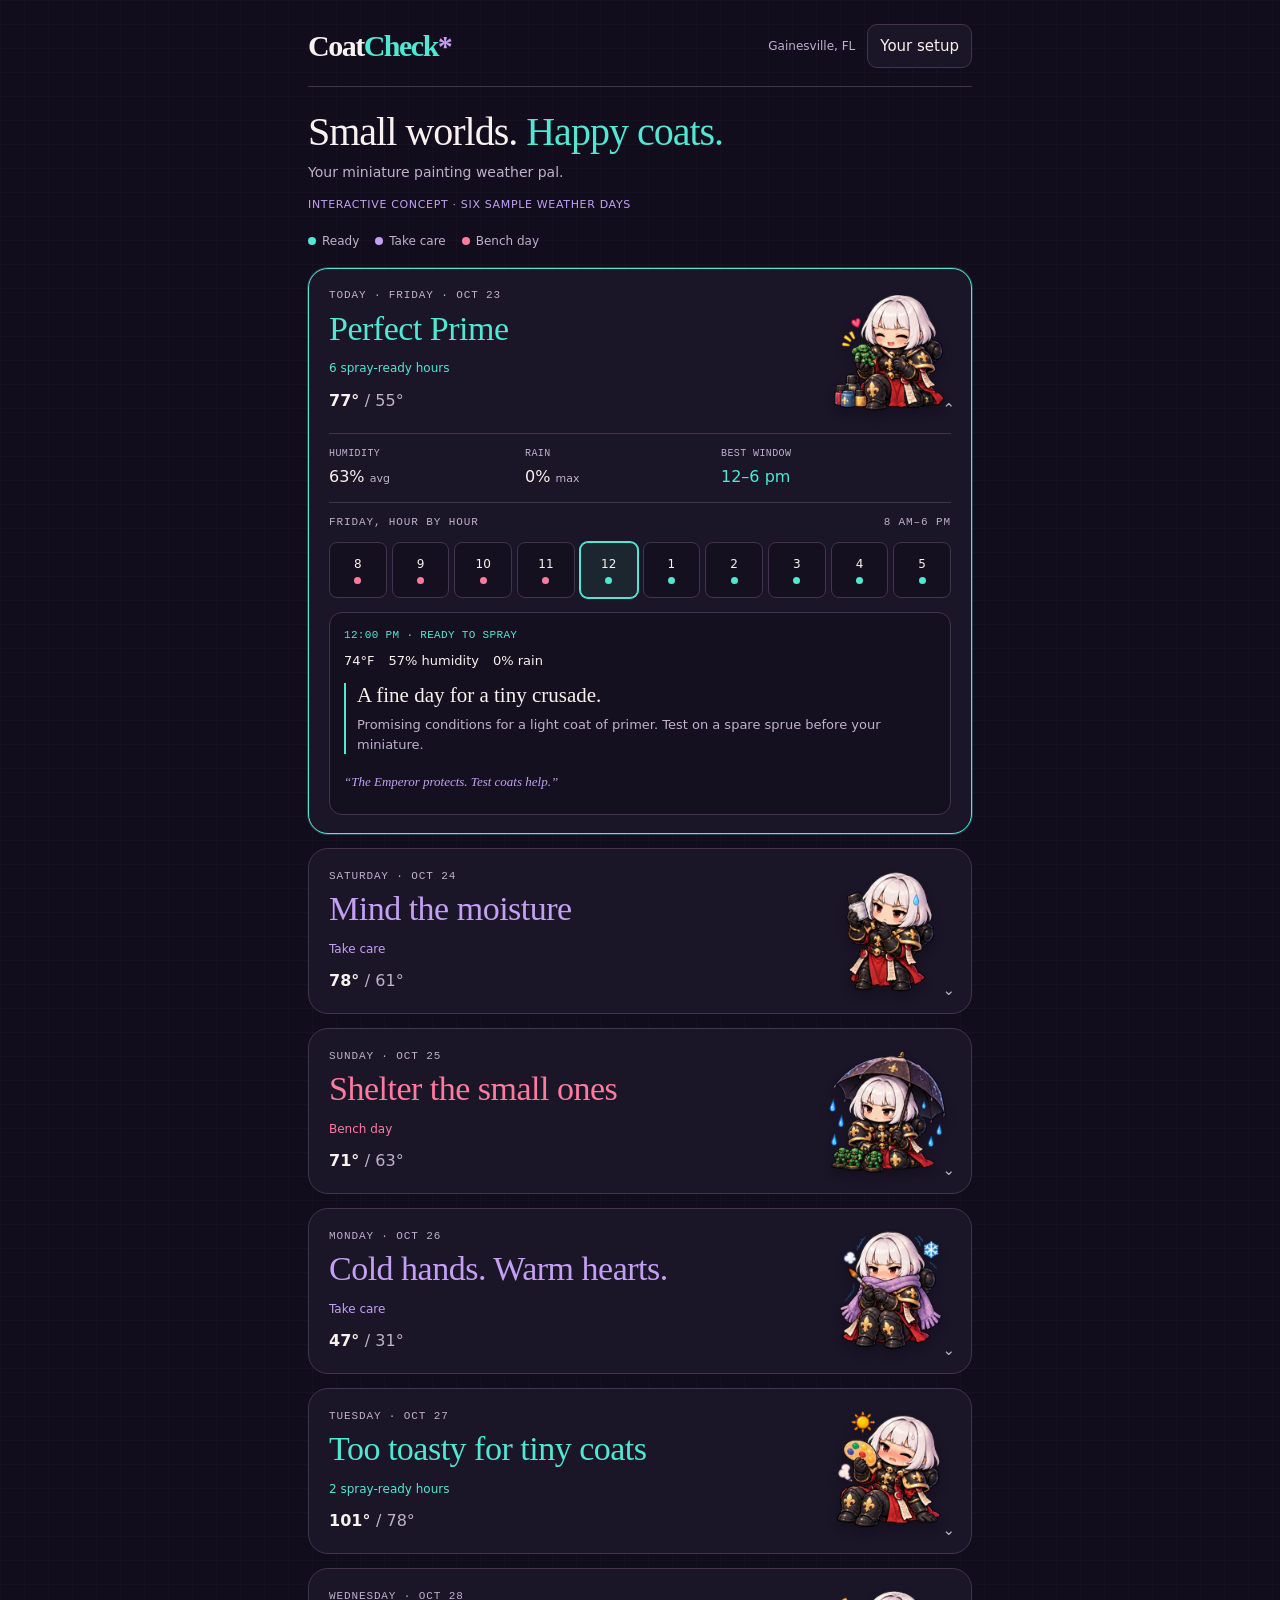
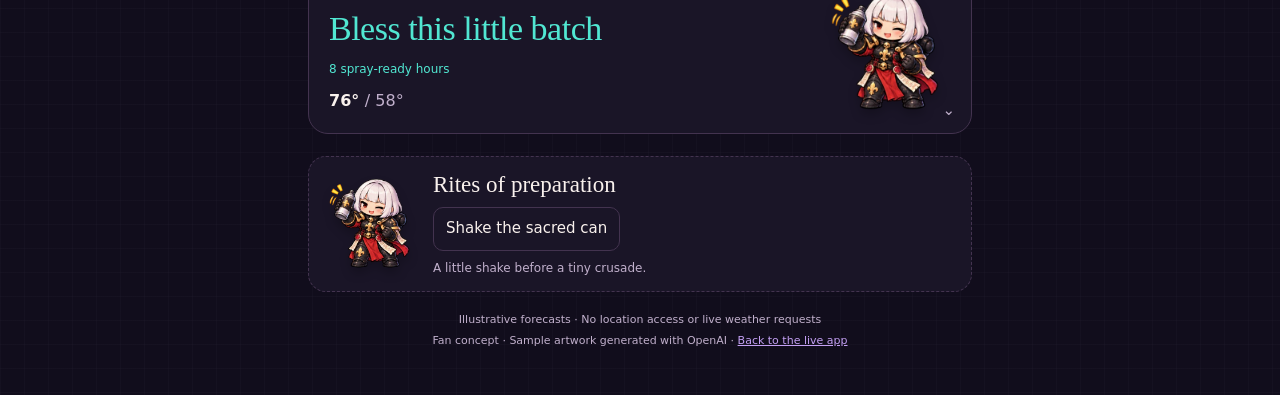
<file: sisters-preview.html>
<!doctype html>
<html lang="en">
  <head>
    <meta charset="utf-8" />
    <meta name="viewport" content="width=device-width, initial-scale=1" />
    <meta name="theme-color" content="#110d1c" />
    <title>CoatCheck · Little Sisters preview</title>
    <style>
      :root {
        color-scheme: dark;
        --bg: #110d1c;
        --panel: #1a1527;
        --inset: #15101f;
        --text: #f9f1ed;
        --muted: #c1b0cc;
        --line: #43334f;
        --ready: #51e7d2;
        --care: #c4a0f4;
        --wait: #ff7b9e;
      }
      * {
        box-sizing: border-box;
      }
      body {
        margin: 0;
        background: var(--bg);
        color: var(--text);
        font:
          15px/1.5 system-ui,
          -apple-system,
          'Segoe UI',
          sans-serif;
        background-image:
          linear-gradient(#a68bbb08 1px, transparent 1px), linear-gradient(90deg, #a68bbb08 1px, transparent 1px);
        background-size: 24px 24px;
      }
      main {
        max-width: 700px;
        margin: auto;
        padding: 24px 18px 40px;
      }
      button,
      input {
        font: inherit;
      }
      button {
        cursor: pointer;
        color: inherit;
      }
      button:focus-visible,
      input:focus-visible,
      a:focus-visible {
        outline: 3px solid var(--ready);
        outline-offset: 4px;
      }
      button {
        touch-action: manipulation;
      }
      header {
        display: flex;
        gap: 12px;
        align-items: center;
        justify-content: space-between;
        flex-wrap: wrap;
        padding: 0 0 18px;
        border-bottom: 1px solid var(--line);
      }
      .brand {
        font:
          700 30px/1 Georgia,
          serif;
        letter-spacing: -1.5px;
      }
      .brand span {
        color: var(--ready);
      }
      .brand b {
        color: var(--care);
      }
      .header-tools {
        display: flex;
        align-items: center;
        gap: 12px;
        flex-wrap: wrap;
      }
      .location {
        font-size: 12px;
        color: var(--muted);
      }
      .quiet {
        border: 1px solid var(--line);
        background: var(--panel);
        border-radius: 10px;
        min-height: 44px;
        padding: 8px 12px;
      }
      .intro h1 {
        font:
          400 clamp(27px, 6vw, 40px)/1.15 Georgia,
          serif;
        letter-spacing: -1px;
        margin: 22px 0 7px;
      }
      .intro h1 em {
        font-style: normal;
        color: var(--ready);
      }
      .intro p {
        margin: 0;
        color: var(--muted);
        font-size: 14px;
      }
      .demo {
        font-size: 11px;
        letter-spacing: 0.06em;
        text-transform: uppercase;
        color: var(--care);
        margin: 14px 0 0;
      }
      .legend {
        display: flex;
        flex-wrap: wrap;
        gap: 16px;
        font-size: 12px;
        color: var(--muted);
        margin: 18px 0;
      }
      .legend span {
        display: flex;
        align-items: center;
        gap: 6px;
      }
      .dot {
        display: inline-block;
        width: 8px;
        height: 8px;
        border-radius: 50%;
        background: var(--tone, var(--ready));
        flex-shrink: 0;
      }
      .day {
        --tone: var(--ready);
        border: 1px solid var(--line);
        border-radius: 20px;
        overflow: hidden;
        margin-bottom: 14px;
        background: var(--panel);
        transition: border-color 0.2s;
      }
      .day[data-state='care'] {
        --tone: var(--care);
      }
      .day[data-state='wait'] {
        --tone: var(--wait);
      }
      .day.open {
        border-color: var(--tone);
        box-shadow: 0 0 0 1px color-mix(in srgb, var(--tone) 25%, transparent);
      }
      .summary {
        display: block;
        width: 100%;
        border: 0;
        background: transparent;
        text-align: left;
        padding: 18px 20px;
        position: relative;
        min-height: 120px;
      }
      .summary:hover {
        background: #ffffff03;
      }
      .summary-layout {
        display: flex;
        justify-content: space-between;
        align-items: center;
        gap: 8px;
      }
      .summary-copy {
        min-width: 0;
        flex: 1;
      }
      .eyebrow {
        font:
          11px/1.4 ui-monospace,
          Consolas,
          monospace;
        letter-spacing: 0.08em;
        text-transform: uppercase;
        color: var(--muted);
      }
      .day h2 {
        font:
          400 clamp(25px, 5vw, 34px)/1.1 Georgia,
          serif;
        letter-spacing: -0.5px;
        color: var(--tone);
        margin: 6px 0 9px;
      }
      .status {
        font-size: 12px;
        color: var(--tone);
      }
      .temps {
        font-size: 16px;
        font-weight: 600;
        margin-top: 10px;
      }
      .temps span {
        font-weight: 400;
        color: var(--muted);
      }
      .caret {
        color: var(--muted);
        position: absolute;
        right: 16px;
        bottom: 12px;
        font-size: 15px;
      }
      .summary-art {
        width: 128px;
        height: 128px;
        flex: 0 0 128px;
        pointer-events: none;
      }
      .sister {
        background-image: url('assets/themes/sister-sprinkles/atlas.webp');
        background-size: 300% 200%;
        background-repeat: no-repeat;
        filter: drop-shadow(0 6px 5px #0003);
      }
      .sister[data-pose='0'] {
        background-position: 0 0;
      }
      .sister[data-pose='1'] {
        background-position: 50% 0;
      }
      .sister[data-pose='2'] {
        background-position: 100% 0;
      }
      .sister[data-pose='3'] {
        background-position: 0 100%;
      }
      .sister[data-pose='4'] {
        background-position: 50% 100%;
      }
      .sister[data-pose='5'] {
        background-position: 100% 100%;
      }
      .daily-stats {
        display: grid;
        grid-template-columns: 1fr 1fr 1.25fr;
        gap: 12px;
        border-top: 1px solid var(--line);
        padding: 13px 0;
      }
      .stat-label {
        font:
          10px/1.4 ui-monospace,
          Consolas,
          monospace;
        letter-spacing: 0.04em;
        color: var(--muted);
        text-transform: uppercase;
      }
      .stat-value {
        font-size: 16px;
        margin-top: 4px;
      }
      .stat-value small {
        font-size: 11px;
        color: var(--muted);
      }
      .window-value {
        color: var(--tone);
      }
      .details {
        padding: 0 20px 18px;
      }
      .hour-heading {
        display: flex;
        justify-content: space-between;
        gap: 8px;
        align-items: center;
        padding-top: 12px;
        border-top: 1px solid var(--line);
      }
      .hours {
        display: grid;
        grid-template-columns: repeat(10, minmax(0, 1fr));
        gap: 5px;
        margin: 12px 0 14px;
      }
      .hour {
        --hour-tone: var(--ready);
        min-width: 0;
        min-height: 56px;
        border: 1px solid var(--line);
        border-radius: 8px;
        background: var(--inset);
        padding: 6px 0;
        display: flex;
        align-items: center;
        justify-content: center;
        flex-direction: column;
        gap: 4px;
        font-size: 12px;
      }
      .hour[data-state='care'] {
        --hour-tone: var(--care);
      }
      .hour[data-state='wait'] {
        --hour-tone: var(--wait);
      }
      .hour .dot {
        background: var(--hour-tone);
        width: 7px;
        height: 7px;
      }
      .hour[aria-pressed='true'] {
        border-color: var(--hour-tone);
        background: color-mix(in srgb, var(--hour-tone) 10%, var(--inset));
        box-shadow: 0 0 0 1px var(--hour-tone);
      }
      .hour:hover {
        border-color: var(--hour-tone);
      }
      .advice {
        border: 1px solid var(--line);
        border-radius: 13px;
        padding: 14px;
        background: var(--inset);
        --selected-tone: var(--ready);
      }
      .advice[data-state='care'] {
        --selected-tone: var(--care);
      }
      .advice[data-state='wait'] {
        --selected-tone: var(--wait);
      }
      .selected-label {
        font:
          11px/1.5 ui-monospace,
          Consolas,
          monospace;
        color: var(--selected-tone);
        letter-spacing: 0.03em;
      }
      .hour-stats {
        display: flex;
        gap: 6px 14px;
        flex-wrap: wrap;
        font-size: 13px;
        margin: 8px 0 12px;
      }
      .hour-stats span {
        white-space: nowrap;
      }
      .advice-copy {
        border-left: 2px solid var(--selected-tone);
        padding-left: 11px;
      }
      .advice h3 {
        font:
          400 21px/1.2 Georgia,
          serif;
        margin: 0 0 7px;
      }
      .advice p {
        color: var(--muted);
        font-size: 13px;
        margin: 0;
      }
      .sister-reply {
        display: block;
        width: 100%;
        text-align: left;
        border: 0;
        background: transparent;
        border-radius: 8px;
        margin-top: 10px;
        padding: 7px 0;
        color: var(--care);
        font:
          italic 13px/1.5 Georgia,
          serif;
        min-height: 36px;
      }
      .sister-reply:hover {
        color: var(--text);
      }
      [hidden] {
        display: none !important;
      }
      .settings {
        margin-top: 16px;
        padding: 16px;
        border: 1px solid var(--line);
        border-radius: 12px;
        background: var(--panel);
      }
      .settings label {
        display: flex;
        justify-content: space-between;
        gap: 8px;
        font-size: 13px;
      }
      .settings input {
        width: 100%;
        accent-color: var(--care);
        min-height: 36px;
      }
      .settings p {
        font-size: 12px;
        color: var(--muted);
        margin: 4px 0 0;
      }
      .bench {
        display: flex;
        gap: 14px;
        align-items: center;
        background: var(--panel);
        border: 1px dashed var(--line);
        border-radius: 18px;
        padding: 14px;
        margin: 22px 0 12px;
      }
      .bench-art {
        width: 96px;
        height: 96px;
        flex-shrink: 0;
      }
      .bench h2 {
        font:
          400 23px/1.2 Georgia,
          serif;
        margin: 0 0 8px;
      }
      .bench p {
        font-size: 12px;
        color: var(--muted);
        margin: 8px 0 0;
      }
      footer {
        font-size: 11px;
        color: var(--muted);
        text-align: center;
        margin-top: 20px;
      }
      footer p {
        margin: 5px 0;
      }
      .sample-link {
        color: var(--care);
      }
      @media (max-width: 400px) {
        main {
          padding: 18px 12px 30px;
        }
        .brand {
          font-size: 27px;
        }
        .location {
          font-size: 11px;
        }
        .header-tools {
          gap: 8px;
        }
        .summary {
          padding: 15px 13px;
        }
        .summary-art {
          width: 98px;
          height: 98px;
          flex-basis: 98px;
        }
        .details {
          padding: 0 12px 14px;
        }
        .daily-stats {
          gap: 6px;
        }
        .stat-label {
          font-size: 9px;
        }
        .stat-value {
          font-size: 14px;
        }
        .hours {
          gap: 3px;
        }
        .hour {
          font-size: 11px;
          min-height: 52px;
          border-radius: 6px;
        }
        .advice {
          padding: 11px;
        }
        .eyebrow {
          font-size: 10px;
        }
        .advice h3 {
          font-size: 19px;
        }
        .hour-heading .eyebrow {
          font-size: 9px;
        }
        .bench-art {
          width: 78px;
          height: 78px;
        }
      }
      @media (prefers-reduced-motion: reduce) {
        * {
          scroll-behavior: auto !important;
          transition: none !important;
          animation: none !important;
        }
      }
    </style>
  </head>
  <body>
    <main>
      <header>
        <div class="brand">Coat<span>Check</span><b>*</b></div>
        <div class="header-tools">
          <span class="location">Gainesville, FL</span
          ><button class="quiet" id="settings-toggle" aria-expanded="false" aria-controls="settings">Your setup</button>
        </div>
      </header>
      <section class="settings" id="settings" hidden>
        <label for="humidity"
          >Humidity ceiling <span><output id="humidity-value">70</output>%</span></label
        ><input id="humidity" type="range" min="50" max="90" value="70" />
        <p>
          Try changing your limit: hourly statuses and advice update together. Follow your paint manufacturer’s
          instructions.
        </p>
        <button class="quiet" id="reset">Reset to 70%</button>
      </section>
      <section class="intro">
        <h1>Small worlds. <em>Happy coats.</em></h1>
        <p>Your miniature painting weather pal.</p>
        <div class="demo">Interactive concept · six sample weather days</div>
      </section>
      <div class="legend" aria-label="Forecast status legend">
        <span><i class="dot"></i>Ready</span><span style="--tone: var(--care)"><i class="dot"></i>Take care</span
        ><span style="--tone: var(--wait)"><i class="dot"></i>Bench day</span>
      </div>
      <div id="days"></div>
      <section class="bench">
        <div
          class="sister bench-art"
          data-pose="5"
          role="img"
          aria-label="Little armored painting sister shaking a primer can"
        ></div>
        <div>
          <h2>Rites of preparation</h2>
          <button class="quiet" id="shake">Shake the sacred can</button>
          <p id="bench-message" aria-live="polite">A little shake before a tiny crusade.</p>
        </div>
      </section>
      <footer>
        <p>Illustrative forecasts · No location access or live weather requests</p>
        <p>
          Fan concept · Sample artwork generated with OpenAI ·
          <a class="sample-link" href="index.html">Back to the live app</a>
        </p>
      </footer>
    </main>
    <script>
      (() => {
        const samples = [
          {
            day: 'Friday',
            date: 'Oct 23',
            name: 'Perfect Prime',
            pose: 0,
            hi: 77,
            lo: 55,
            rh: 63,
            rain: 0,
            temps: [61, 64, 67, 70, 74, 75, 77, 76, 74, 71],
            humidity: [85, 81, 77, 72, 57, 55, 52, 53, 56, 60],
            rains: [0, 0, 0, 0, 0, 0, 0, 0, 0, 0],
          },
          {
            day: 'Saturday',
            date: 'Oct 24',
            name: 'Mind the moisture',
            pose: 1,
            hi: 78,
            lo: 61,
            rh: 76,
            rain: 15,
            temps: [64, 67, 70, 73, 76, 78, 77, 75, 73, 70],
            humidity: [89, 86, 82, 77, 73, 67, 66, 71, 77, 82],
            rains: [15, 15, 10, 10, 5, 5, 10, 15, 15, 15],
          },
          {
            day: 'Sunday',
            date: 'Oct 25',
            name: 'Shelter the small ones',
            pose: 2,
            hi: 71,
            lo: 63,
            rh: 88,
            rain: 85,
            temps: [64, 65, 67, 69, 70, 71, 71, 69, 68, 66],
            humidity: [92, 92, 89, 87, 85, 84, 88, 90, 91, 92],
            rains: [65, 70, 80, 85, 85, 80, 75, 70, 65, 60],
          },
          {
            day: 'Monday',
            date: 'Oct 26',
            name: 'Cold hands. Warm hearts.',
            pose: 3,
            hi: 47,
            lo: 31,
            rh: 52,
            rain: 0,
            temps: [33, 35, 38, 41, 44, 47, 46, 43, 40, 37],
            humidity: [65, 61, 58, 55, 50, 48, 46, 50, 54, 58],
            rains: [0, 0, 0, 0, 0, 0, 0, 0, 0, 0],
          },
          {
            day: 'Tuesday',
            date: 'Oct 27',
            name: 'Too toasty for tiny coats',
            pose: 4,
            hi: 101,
            lo: 78,
            rh: 33,
            rain: 0,
            temps: [82, 87, 92, 96, 99, 101, 100, 98, 95, 91],
            humidity: [48, 44, 39, 34, 30, 28, 29, 31, 34, 38],
            rains: [0, 0, 0, 0, 0, 0, 0, 0, 0, 0],
          },
          {
            day: 'Wednesday',
            date: 'Oct 28',
            name: 'Bless this little batch',
            pose: 5,
            hi: 76,
            lo: 58,
            rh: 53,
            rain: 5,
            temps: [59, 63, 67, 70, 73, 75, 76, 74, 71, 68],
            humidity: [68, 62, 57, 52, 49, 47, 48, 51, 55, 60],
            rains: [5, 5, 5, 5, 0, 0, 0, 0, 5, 5],
          },
        ];
        const poses = [
          'A happy little Sister of Battle painting a green miniature',
          'A worried painting sister checking a varnish bottle',
          'A painting sister sheltering miniatures under an umbrella',
          'A chilly painting sister wrapped in a scarf',
          'An overheated painting sister fanning herself with a palette',
          'A little painting sister shaking her primer can',
        ];
        const labels = { ready: 'Ready to spray', care: 'Take care', wait: 'Bench day' };
        const quips = [
          [
            'The Emperor protects. Test coats help.',
            'For the Emperor. And an even basecoat.',
            'Thin coats. Unshakable resolve.',
          ],
          [
            'Suffer not the varnish to frost.',
            'Patience is a virtue. Especially with humidity.',
            'A cloudy bottle is not a prophecy. Test first.',
          ],
          [
            'The minis get the umbrella. Obviously.',
            'Today, our crusade is indoors.',
            'No miniature left in the rain.',
          ],
          [
            'Cold hands. Warm hearts. Indoor brushwork.',
            'Even power armor needs a scarf.',
            'The little ones can wait for warmer skies.',
          ],
          [
            'Even zeal has a temperature limit.',
            'A wet palette is a blessed companion.',
            'The sun is being a little heretical today.',
          ],
          [
            'Shake with conviction. Spray with restraint.',
            'A tiny batch deserves a grand blessing.',
            'Two thin coats. One very happy sister.',
          ],
        ];
        const container = document.getElementById('days');
        // Mirrors the default calibration in example.html (getSettings / calculatePeriodVerdict):
        // ready inside the ideal limits, take care within their margins, bench day beyond them.
        // Keep these in step if the app's defaults change.
        const LIMITS = {
          tempMin: 50, tempMax: 90, tempMargin: 5,
          rainMax: 20, rainMargin: 20,
          idealHumidityMin: 40, idealHumidityMax: 60,
          humidityCeiling: 70
        };
        let ceiling = LIMITS.humidityCeiling;
        const selected = samples.map(() => 4),
          quip = samples.map(() => 0);
        function assess(d, h) {
          const t = d.temps[h],
            rh = d.humidity[h],
            r = d.rains[h];
          if (r > LIMITS.rainMax + LIMITS.rainMargin) return { state: 'wait', reason: 'rain' };
          if (t < LIMITS.tempMin - LIMITS.tempMargin) return { state: 'wait', reason: 'cold' };
          if (t > LIMITS.tempMax + LIMITS.tempMargin) return { state: 'wait', reason: 'hot' };
          if (rh > ceiling) return { state: 'wait', reason: 'humidity' };
          if (t < LIMITS.tempMin) return { state: 'care', reason: 'cold' };
          if (t > LIMITS.tempMax) return { state: 'care', reason: 'hot' };
          if (r > LIMITS.rainMax) return { state: 'care', reason: 'rain' };
          if (rh > LIMITS.idealHumidityMax || rh < LIMITS.idealHumidityMin) return { state: 'care', reason: 'humidity' };
          return { state: 'ready', reason: 'ready' };
        }
        function best(d) {
          let start = -1,
            bestStart = -1,
            len = 0,
            bestLen = 0;
          d.temps.forEach((_, i) => {
            if (assess(d, i).state === 'ready') {
              if (start === -1) start = i;
              len++;
              if (len > bestLen) {
                bestLen = len;
                bestStart = start;
              }
            } else {
              start = -1;
              len = 0;
            }
          });
          if (!bestLen) return 'No ideal window';
          const s = bestStart + 8,
            end = s + bestLen;
          const hr = (n) => (n > 12 ? n - 12 : n);
          return `${hr(s)}${s < 12 && end >= 12 ? ' am' : ''}–${hr(end)} ${end >= 12 ? 'pm' : 'am'}`;
        }
        function dayState(d) {
          return d.temps.some((_, h) => assess(d, h).state === 'ready')
            ? 'ready'
            : d.temps.some((_, h) => assess(d, h).state === 'care')
              ? 'care'
              : 'wait';
        }
        function text(a) {
          if (a.state === 'ready')
            return [
              'A fine day for a tiny crusade.',
              'Promising conditions for a light coat of primer. Test on a spare sprue before your miniature.',
            ];
          const copy = {
            rain: [
              'Shelter the small ones.',
              'Rain could interrupt your coat. Save outdoor spraying for a drier window and enjoy indoor brushwork.',
            ],
            cold: [
              'Keep your tiny crusaders cozy.',
              'Low temperatures can affect spraying and curing. Check your product’s limits and wait for warmer conditions.',
            ],
            hot: [
              'A little too much holy fire.',
              'Heat can dry paint too quickly. Look for a cooler window; keep brushwork comfortable with a wet palette.',
            ],
            humidity: [
              'Patience makes a prettier coat.',
              'Humidity is outside your preferred conditions. Check the product’s limits and test before risking your miniature.',
            ],
          };
          return copy[a.reason];
        }
        function updateHour(i) {
          const d = samples[i],
            h = selected[i],
            a = assess(d, h),
            card = container.children[i],
            advice = card.querySelector('.advice'),
            [title, body] = text(a);
          card.querySelectorAll('.hour').forEach((b, n) => {
            const status = assess(d, n).state;
            b.dataset.state = status;
            b.setAttribute('aria-pressed', n === h);
            b.setAttribute(
              'aria-label',
              `${n + 8 > 12 ? n - 4 : n + 8}${n + 8 >= 12 ? ' pm' : ' am'}: ${labels[status]}`,
            );
          });
          advice.dataset.state = a.state;
          const clock = h + 8;
          advice.querySelector('.selected-label').textContent =
            `${clock > 12 ? clock - 12 : clock}:00 ${clock >= 12 ? 'PM' : 'AM'} · ${labels[a.state].toUpperCase()}`;
          advice.querySelector('.hour-stats').innerHTML =
            `<span>${d.temps[h]}°F</span><span>${d.humidity[h]}% humidity</span><span>${d.rains[h]}% rain</span>`;
          advice.querySelector('h3').textContent = title;
          advice.querySelector('.advice-copy p').textContent = body;
          card.querySelector('.sister-reply').textContent = '“' + quips[i][quip[i]] + '”';
        }
        function updateAll() {
          samples.forEach((d, i) => {
            const card = container.children[i],
              s = dayState(d);
            card.dataset.state = s;
            const count = d.temps.filter((_, h) => assess(d, h).state === 'ready').length;
            card.querySelector('.status').textContent = count
              ? `${count} spray-ready hour${count === 1 ? '' : 's'}`
              : labels[s];
            card.querySelector('.window-value').textContent = best(d);
            updateHour(i);
          });
        }
        samples.forEach((d, i) => {
          const card = document.createElement('article');
          card.className = 'day' + (i === 0 ? ' open' : '');
          card.innerHTML = `<button class="summary" id="summary-${i}" aria-expanded="${i === 0}" aria-controls="detail-${i}"><div class="summary-layout"><div class="summary-copy"><div class="eyebrow">${i === 0 ? 'Today · Friday' : d.day} · ${d.date}</div><h2>${d.name}</h2><span class="status"></span><div class="temps">${d.hi}° <span>/ ${d.lo}°</span></div></div><div class="sister summary-art" data-pose="${d.pose}" role="img" aria-label="${poses[d.pose]}"></div></div><span class="caret" aria-hidden="true">${i === 0 ? '⌃' : '⌄'}</span></button><section class="details" id="detail-${i}" aria-labelledby="summary-${i}" ${i === 0 ? '' : 'hidden'}><div class="daily-stats"><div><div class="stat-label">Humidity</div><div class="stat-value">${d.rh}% <small>avg</small></div></div><div><div class="stat-label">Rain</div><div class="stat-value">${d.rain}% <small>max</small></div></div><div><div class="stat-label">Best window</div><div class="stat-value window-value"></div></div></div><div class="hour-heading"><span class="eyebrow">${d.day}, hour by hour</span><span class="eyebrow">8 am–6 pm</span></div><div class="hours" role="group" aria-label="${d.day} hourly forecast">${d.temps.map((_, h) => `<button class="hour" data-hour="${h}" aria-pressed="false"><span>${h + 8 > 12 ? h - 4 : h + 8}</span><i class="dot" aria-hidden="true"></i></button>`).join('')}</div><div class="advice" aria-live="polite" aria-atomic="true"><div class="selected-label"></div><div class="hour-stats"></div><div class="advice-copy"><h3></h3><p></p></div><button class="sister-reply" aria-label="Hear another thought from your painting sister"></button></div></section>`;
          container.appendChild(card);
          card.querySelector('.summary').addEventListener('click', (e) => {
            const button = e.currentTarget,
              open = button.getAttribute('aria-expanded') !== 'true';
            button.setAttribute('aria-expanded', open);
            card.classList.toggle('open', open);
            card.querySelector('.details').hidden = !open;
            card.querySelector('.caret').textContent = open ? '⌃' : '⌄';
          });
          card.querySelectorAll('.hour').forEach((b) =>
            b.addEventListener('click', () => {
              selected[i] = Number(b.dataset.hour);
              updateHour(i);
            }),
          );
          card.querySelector('.sister-reply').addEventListener('click', () => {
            quip[i] = (quip[i] + 1) % quips[i].length;
            updateHour(i);
            if (!matchMedia('(prefers-reduced-motion:reduce)').matches)
              card
                .querySelector('.sister')
                .animate(
                  [{ transform: 'translateY(0)' }, { transform: 'translateY(-5px)' }, { transform: 'translateY(0)' }],
                  { duration: 250 },
                );
          });
        });
        document.getElementById('settings-toggle').addEventListener('click', (e) => {
          const panel = document.getElementById('settings');
          panel.hidden = !panel.hidden;
          e.currentTarget.setAttribute('aria-expanded', !panel.hidden);
        });
        document.getElementById('humidity').addEventListener('input', (e) => {
          ceiling = Number(e.target.value);
          document.getElementById('humidity-value').textContent = ceiling;
          updateAll();
        });
        document.getElementById('reset').addEventListener('click', () => {
          ceiling = LIMITS.humidityCeiling;
          document.getElementById('humidity').value = ceiling;
          document.getElementById('humidity-value').textContent = ceiling;
          updateAll();
        });
        let shakes = 0;
        document.getElementById('shake').addEventListener('click', () => {
          const messages = [
            'Clack, clack. The sacred pigments awaken.',
            'Mixing with righteous enthusiasm.',
            'Ready for a test coat. The spare sprue volunteers.',
          ];
          document.getElementById('bench-message').textContent = messages[shakes++ % messages.length];
          if (!matchMedia('(prefers-reduced-motion:reduce)').matches)
            document
              .querySelector('.bench-art')
              .animate(
                [
                  { transform: 'rotate(0)' },
                  { transform: 'rotate(-10deg)' },
                  { transform: 'rotate(10deg)' },
                  { transform: 'rotate(0)' },
                ],
                { duration: 220, iterations: 3 },
              );
        });
        updateAll();
      })();
    </script>
  </body>
</html>
</file>
<file: themes.css>
/* Companion theme chrome, palettes, and character art. Page layout lives in each page's own styles. */
.theme-toggle { min-height: 36px; }
.theme-drawer { margin: 0 0 24px; padding: 20px; border: 1px solid var(--border); border-radius: 16px; background: var(--panel); }
.theme-drawer-heading { display: flex; align-items: center; justify-content: space-between; gap: 12px; margin-bottom: 16px; }
.theme-drawer h2 { font: 400 24px/1.2 'DM Serif Display', Georgia, serif; }
.theme-drawer label { display: block; font-size: 12px; margin-bottom: 8px; }
.theme-drawer select { width: 100%; min-height: 44px; padding: 10px; border: 1px solid var(--border); border-radius: 8px; font: inherit; font-size: 14px; background: var(--primer); color: var(--ink); color-scheme: dark; }
.theme-drawer p { font-size: 12px; line-height: 1.6; color: var(--faint); margin-top: 10px; }
.theme-feedback:empty { display: none; }
.theme-drawer .theme-feedback { color: var(--good); }
.theme-gallery { margin-top: 16px; }
.theme-gallery summary { cursor: pointer; font-size: 12px; min-height: 36px; }
.theme-choice-grid { display: grid; grid-template-columns: repeat(auto-fit, minmax(130px, 1fr)); gap: 10px; margin-top: 12px; }
.theme-choice { min-width: 0; display: flex; flex-direction: column; align-items: center; gap: 8px; padding: 10px; border: 1px solid var(--border); border-radius: 12px; background: var(--primer); color: var(--ink); font: inherit; cursor: pointer; }
.theme-choice:hover, .theme-choice[aria-pressed="true"] { border-color: var(--good); }
.theme-choice[aria-pressed="true"] { box-shadow: inset 0 0 0 1px var(--good); }
.theme-choice img { flex-shrink: 0; object-fit: contain; border-radius: 10px; }
.theme-choice-name { font-size: 12px; line-height: 1.5; text-align: center; overflow-wrap: anywhere; }
.theme-drawer :focus-visible, .theme-toggle:focus-visible { outline: 2px solid var(--good); outline-offset: 4px; }

/* Each atlas is three columns by two rows of poses; see THEMES.md for the asset contract. */
.theme-character { display: block; width: 100%; height: 100%; aspect-ratio: 1; background-size: 300% 200%; background-repeat: no-repeat; }
.sister-sprinkles.theme-character { background-image: url('assets/themes/sister-sprinkles/atlas.webp'); }
.blueberry-battle-buddies.theme-character { background-image: url('assets/themes/blueberry-battle-buddies/atlas.webp'); }
.greater-goodies.theme-character { background-image: url('assets/themes/greater-goodies/atlas.webp'); }
.little-miss-heresy.theme-character { background-image: url('assets/themes/little-miss-heresy/atlas.webp'); }
.nibbly-nids.theme-character { background-image: url('assets/themes/nibbly-nids/atlas.webp'); }
.sleepy-tomb-beans.theme-character { background-image: url('assets/themes/sleepy-tomb-beans/atlas.webp'); }
.dakka-ducklings.theme-character { background-image: url('assets/themes/dakka-ducklings/atlas.webp'); }
.sunbeam-seraphs.theme-character { background-image: url('assets/themes/sunbeam-seraphs/atlas.webp'); }
.theme-pose-0 { background-position: 0 0; }
.theme-pose-1 { background-position: 50% 0; }
.theme-pose-2 { background-position: 100% 0; }
.theme-pose-3 { background-position: 0 100%; }
.theme-pose-4 { background-position: 50% 100%; }
.theme-pose-5 { background-position: 100% 100%; }

/* Palettes override the page's :root variables; glows and tints derive from these. */
html[data-companion-theme="sister-sprinkles"] {
  --primer: #110d1c; --panel: #1a1527; --ink: #f9f1ed; --faint: #c1b0cc; --border: #43334f;
  --good: #51e7d2; --good-bg: #51e7d20a; --good-glow: #51e7d226;
  --meh: #c4a0f4; --meh-bg: #c4a0f40a; --meh-glow: #c4a0f426;
  --skip: #ff7b9e; --skip-bg: #ff7b9e0a; --skip-glow: #ff7b9e26; --hot: #ffad85; --cold: #a9c8ff;
}
html[data-companion-theme="blueberry-battle-buddies"] {
  --primer: #0c1428; --panel: #132039; --ink: #fff4e5; --faint: #bacbe5; --border: #344968;
  --good: #83e4cc; --good-bg: #83e4cc0a; --good-glow: #83e4cc26;
  --meh: #f3c37c; --meh-bg: #f3c37c0a; --meh-glow: #f3c37c26;
  --skip: #ff96b4; --skip-bg: #ff96b40a; --skip-glow: #ff96b426; --hot: #ffae73; --cold: #9ec8ff;
}
html[data-companion-theme="blueberry-battle-buddies"] header .asterisk { color: #f3c37c; }
html[data-companion-theme="greater-goodies"] {
  --primer: #0d1b21; --panel: #172a31; --ink: #fff4e6; --faint: #bacfd2; --border: #36545b;
  --good: #89e1d5; --good-bg: #89e1d50a; --good-glow: #89e1d526;
  --meh: #f5c59c; --meh-bg: #f5c59c0a; --meh-glow: #f5c59c26;
  --skip: #ff9d9d; --skip-bg: #ff9d9d0a; --skip-glow: #ff9d9d26; --hot: #ffb388; --cold: #9ddcff;
}
html[data-companion-theme="little-miss-heresy"] {
  --primer: #1a0d1c; --panel: #2b172d; --ink: #fff0ef; --faint: #d0b8d0; --border: #613b5e;
  --good: #a9dfbb; --good-bg: #a9dfbb0a; --good-glow: #a9dfbb26;
  --meh: #edc17d; --meh-bg: #edc17d0a; --meh-glow: #edc17d26;
  --skip: #ff92ae; --skip-bg: #ff92ae0a; --skip-glow: #ff92ae26; --hot: #f2a085; --cold: #b8bdff;
}
html[data-companion-theme="nibbly-nids"] {
  --primer: #180e21; --panel: #28192f; --ink: #fff2e9; --faint: #cdb9d4; --border: #533460;
  --good: #b5de9b; --good-bg: #b5de9b0a; --good-glow: #b5de9b26;
  --meh: #f2cc85; --meh-bg: #f2cc850a; --meh-glow: #f2cc8526;
  --skip: #ff98c1; --skip-bg: #ff98c10a; --skip-glow: #ff98c126; --hot: #ffb794; --cold: #bdb5ff;
}
html[data-companion-theme="sleepy-tomb-beans"] {
  --primer: #101a18; --panel: #1b2b26; --ink: #f4f2de; --faint: #bdcebd; --border: #3b5a4a;
  --good: #b2eb8c; --good-bg: #b2eb8c0a; --good-glow: #b2eb8c26;
  --meh: #e4ce84; --meh-bg: #e4ce840a; --meh-glow: #e4ce8426;
  --skip: #f6aaa1; --skip-bg: #f6aaa10a; --skip-glow: #f6aaa126; --hot: #f5b38b; --cold: #9edfe9;
}
html[data-companion-theme="dakka-ducklings"] {
  --primer: #181b10; --panel: #292f1d; --ink: #fff3d9; --faint: #ccd2b5; --border: #535b34;
  --good: #bfe580; --good-bg: #bfe5800a; --good-glow: #bfe58026;
  --meh: #f3ce74; --meh-bg: #f3ce740a; --meh-glow: #f3ce7426;
  --skip: #ffa09a; --skip-bg: #ffa09a0a; --skip-glow: #ffa09a26; --hot: #ffb86e; --cold: #a9d9d3;
}
html[data-companion-theme="sunbeam-seraphs"] {
  --primer: #1b1521; --panel: #2e2434; --ink: #fff6e5; --faint: #d9c9d7; --border: #605064;
  --good: #a8e4cd; --good-bg: #a8e4cd0a; --good-glow: #a8e4cd26;
  --meh: #f5d18a; --meh-bg: #f5d18a0a; --meh-glow: #f5d18a26;
  --skip: #ffb0b8; --skip-bg: #ffb0b80a; --skip-glow: #ffb0b826; --hot: #f8bd8b; --cold: #bfd5ff;
}

/* Shared sizing for every illustrated set. */
html[data-companion-style="illustrated"] .sprite-container[data-weather-sprite] { width: 106px; height: 106px; flex: 0 0 106px; border: 0; background: none; }
html[data-companion-style="illustrated"] .gallery-pod > [data-weather-sprite] { width: 100%; max-width: 76px; height: auto; aspect-ratio: 1; }
html[data-companion-style="illustrated"] .gallery-pod .theme-character { height: auto; margin-top: 0; }
html[data-companion-style="illustrated"] .chip { border-radius: 20px; }
html[data-companion-style="illustrated"] .intro { margin-bottom: 24px; }
html[data-companion-style="illustrated"] .intro h2 { font-size: clamp(32px, 6vw, 52px); line-height: 1.05; }
html[data-companion-style="illustrated"] .label { font-size: 11px; }
html[data-companion-style="illustrated"] .stat .k, html[data-companion-style="illustrated"] .hourly-header { font-size: 10px; }
html[data-companion-style="illustrated"] .hour-block { min-height: 44px; }
@media (max-width: 480px) {
  html[data-companion-style="illustrated"] .sprite-container[data-weather-sprite] { width: 86px; height: 86px; flex-basis: 86px; }
  .theme-choice-grid { grid-template-columns: repeat(2, minmax(0, 1fr)); }
  .theme-drawer { padding: 16px; }
}
/* Applies to every theme, including the original pixel pals. */
@media (prefers-reduced-motion: reduce) {
  *, *::before, *::after { animation: none !important; transition: none !important; }
}
</file>
